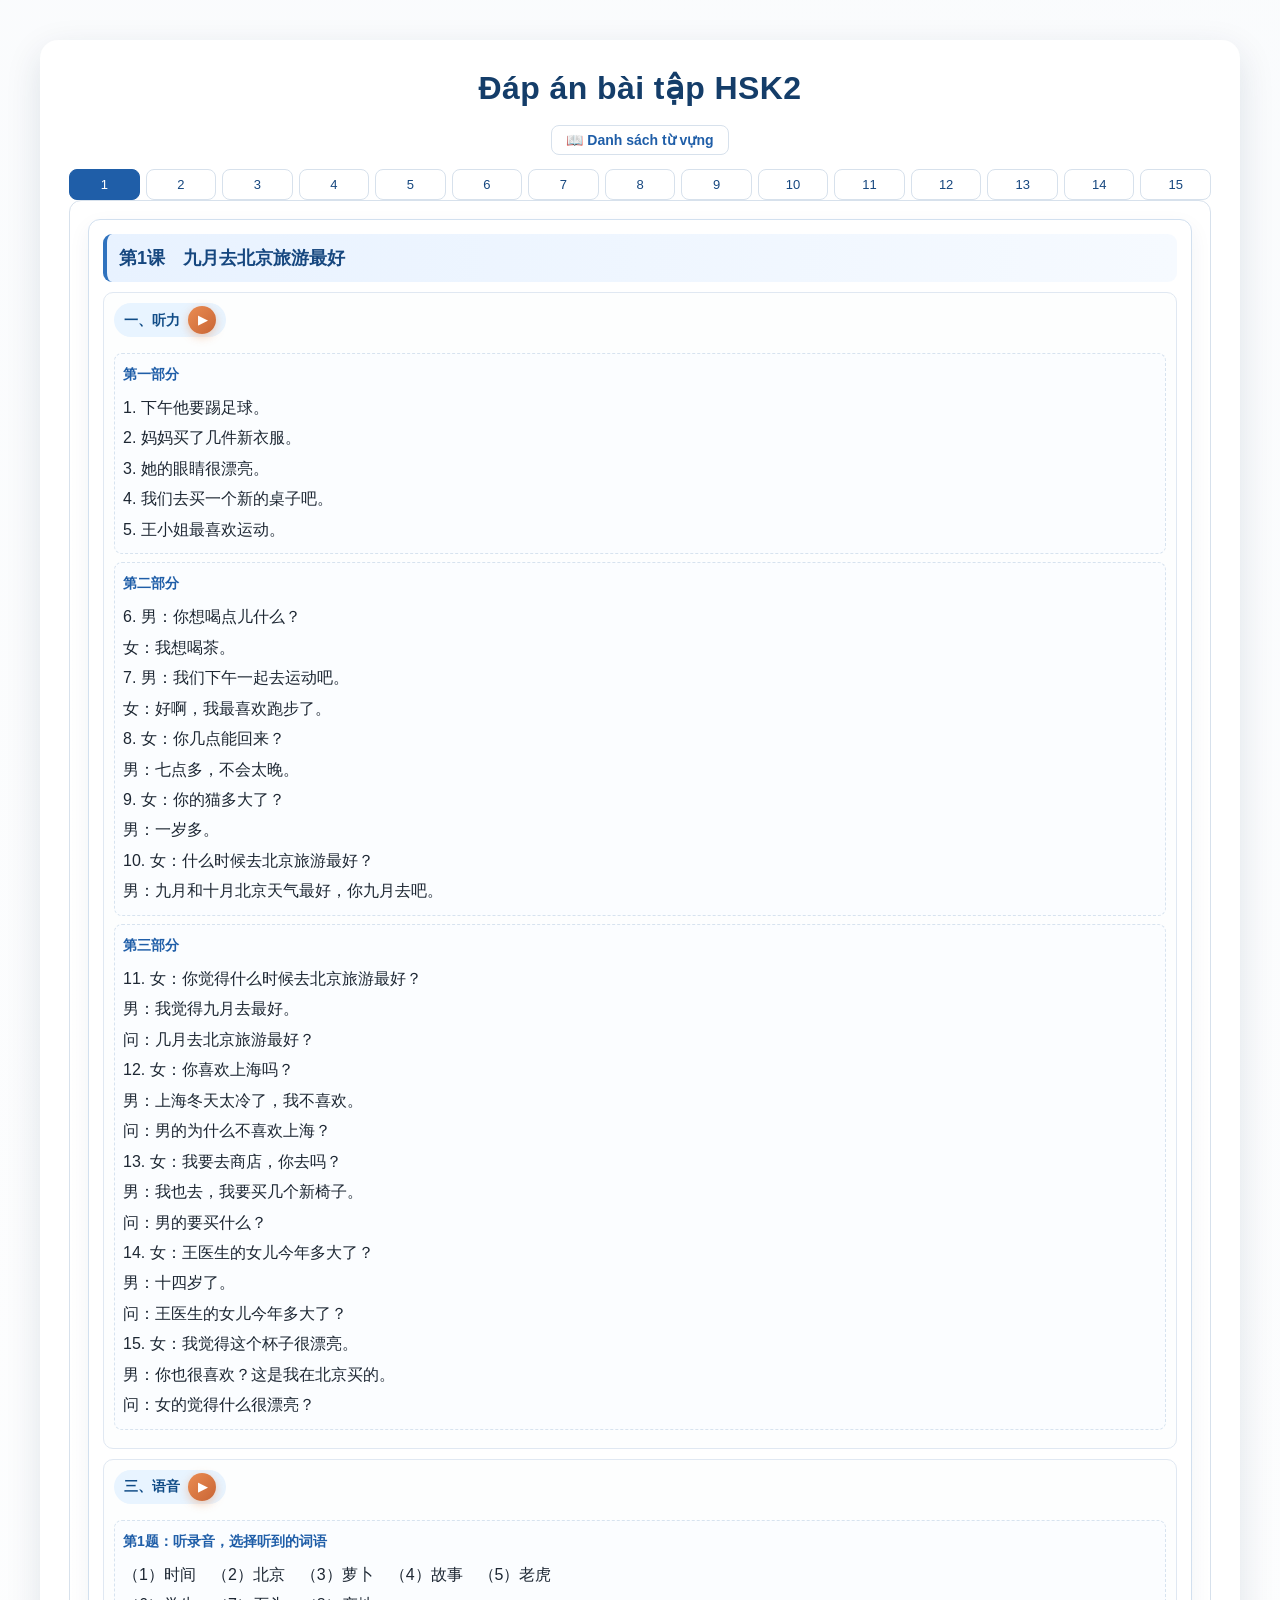
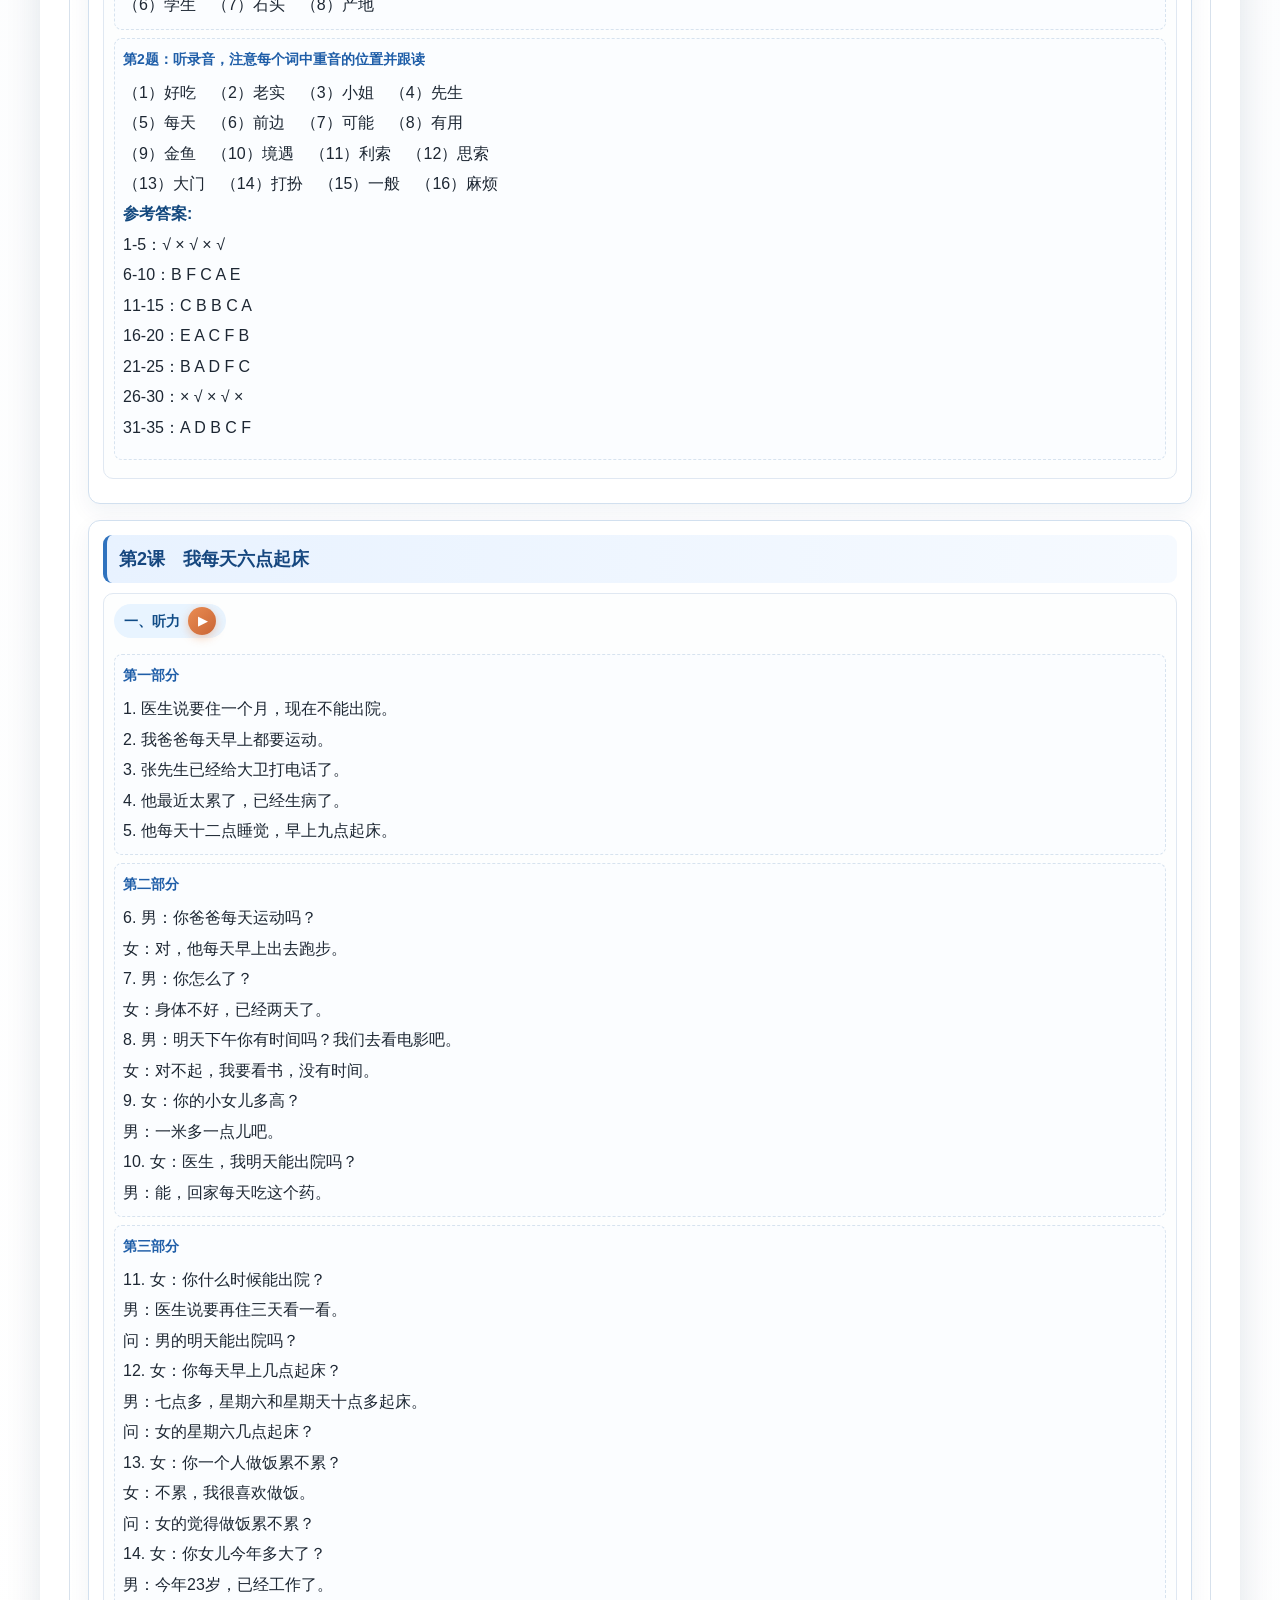
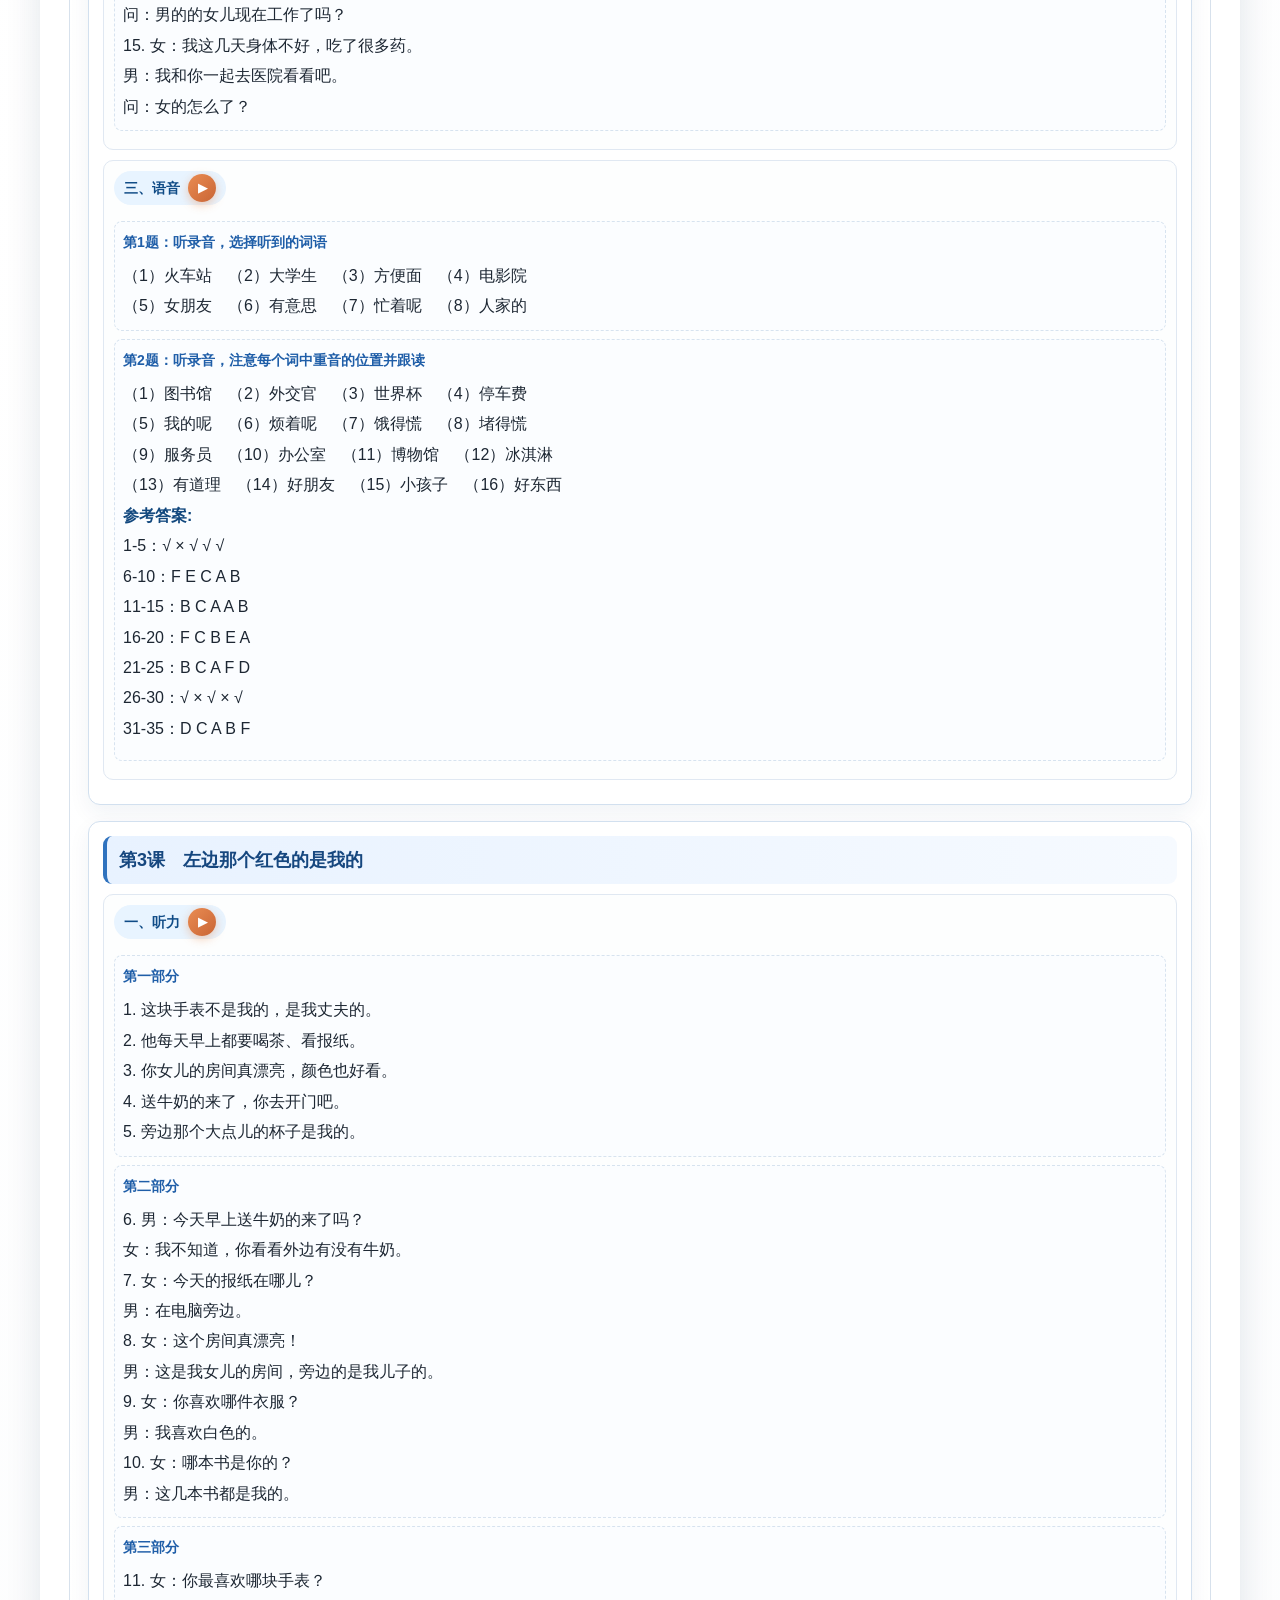
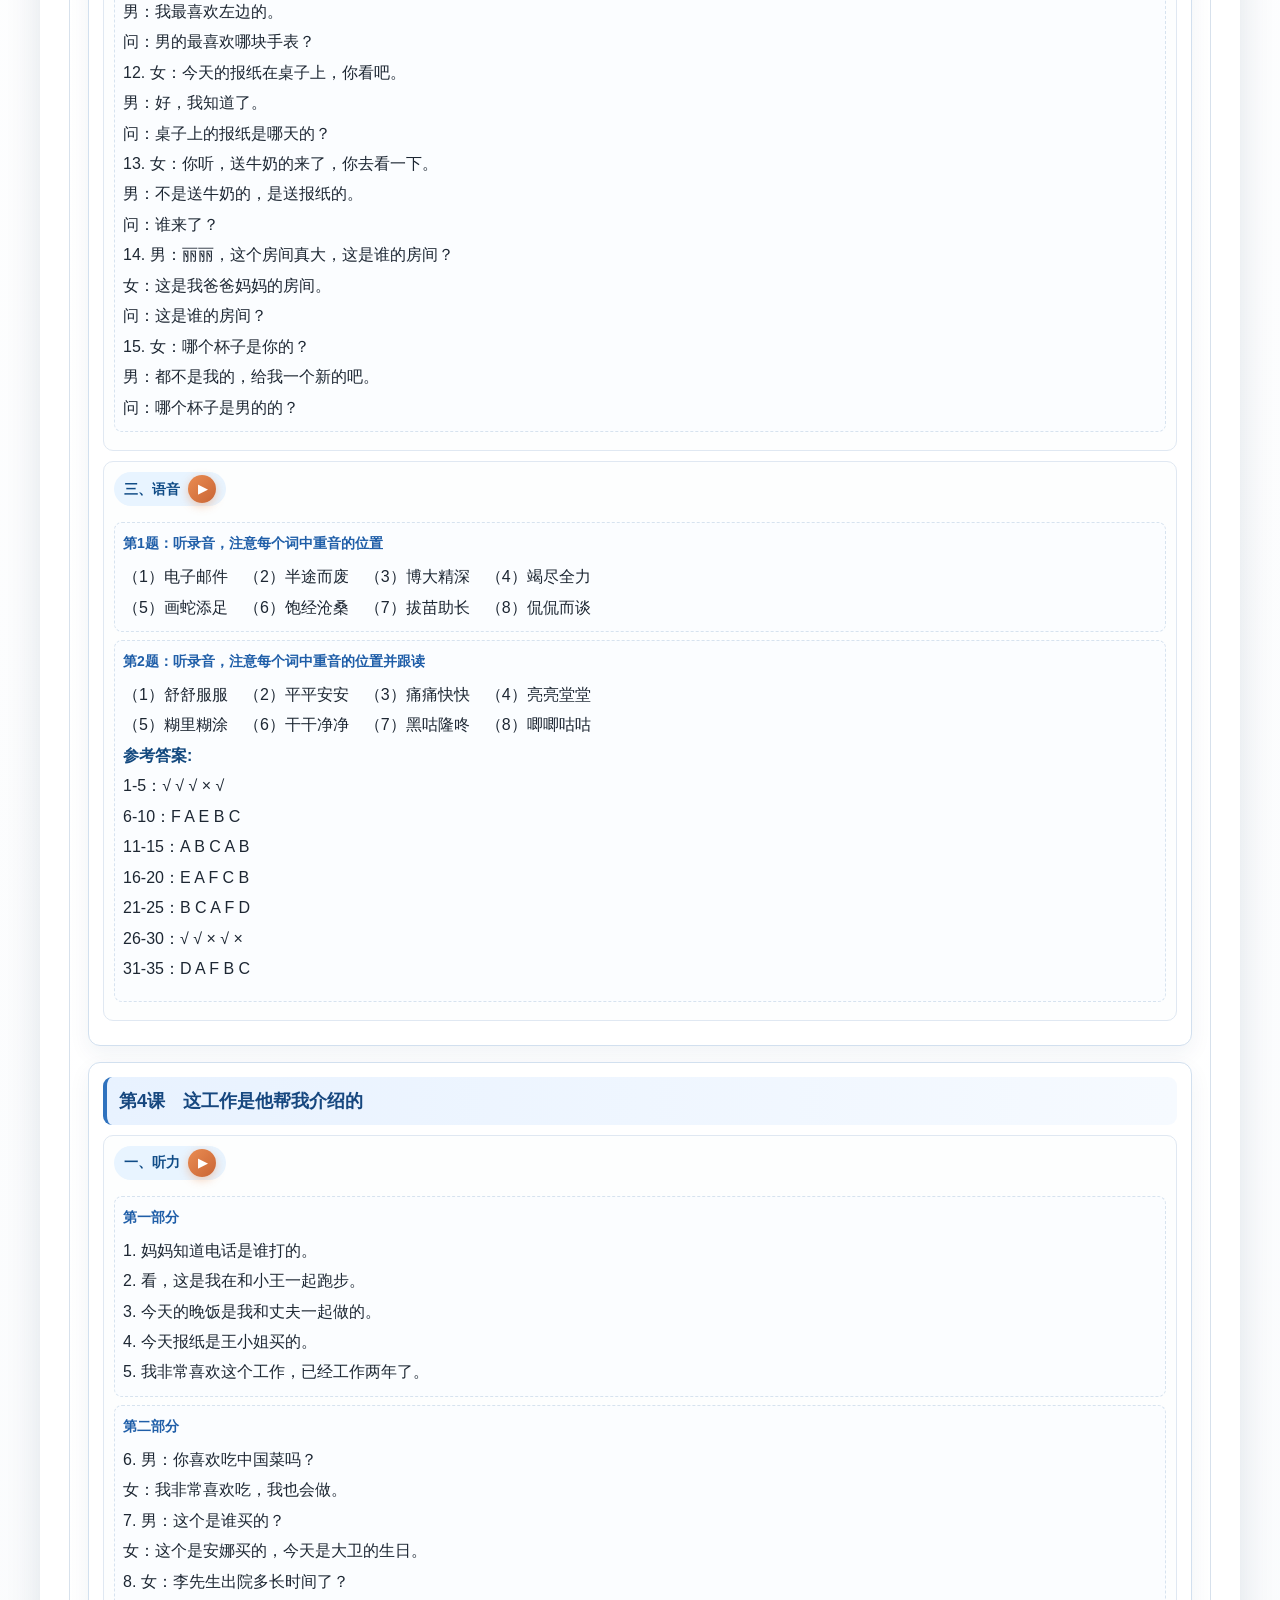
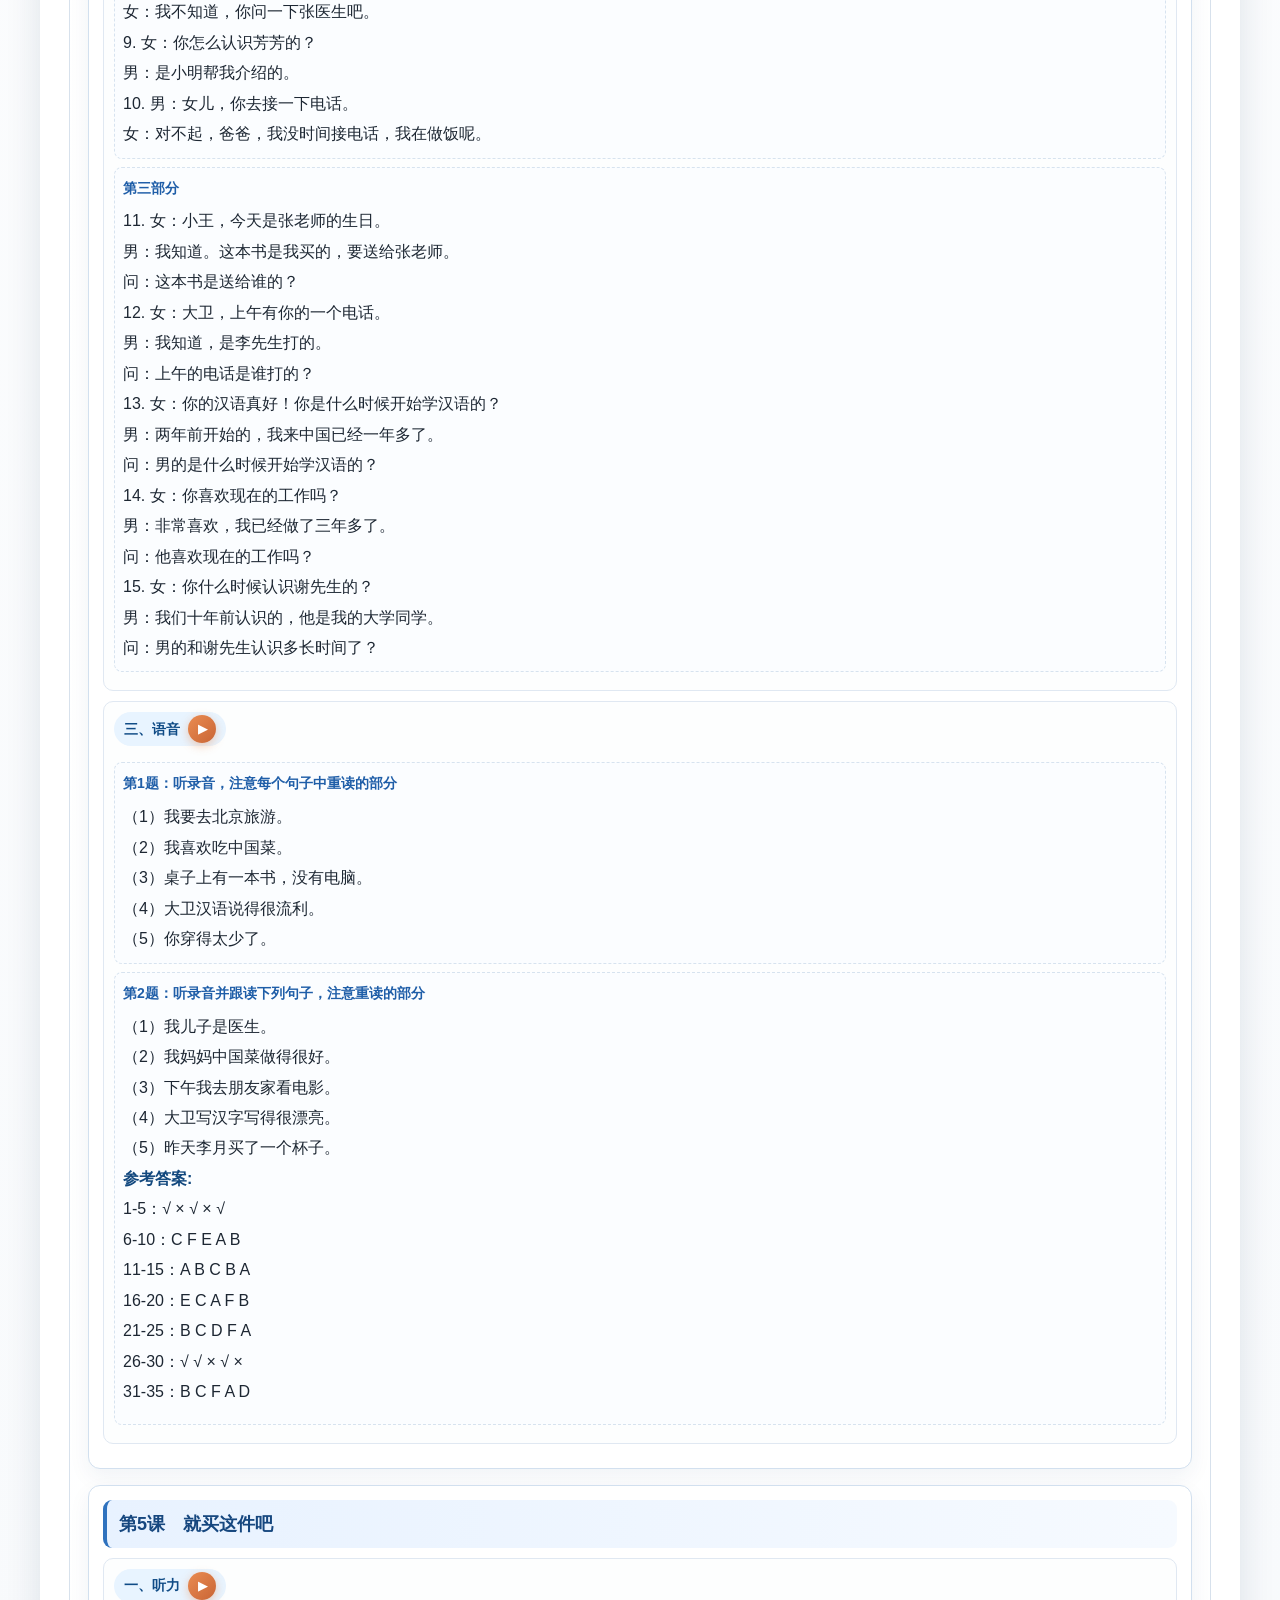
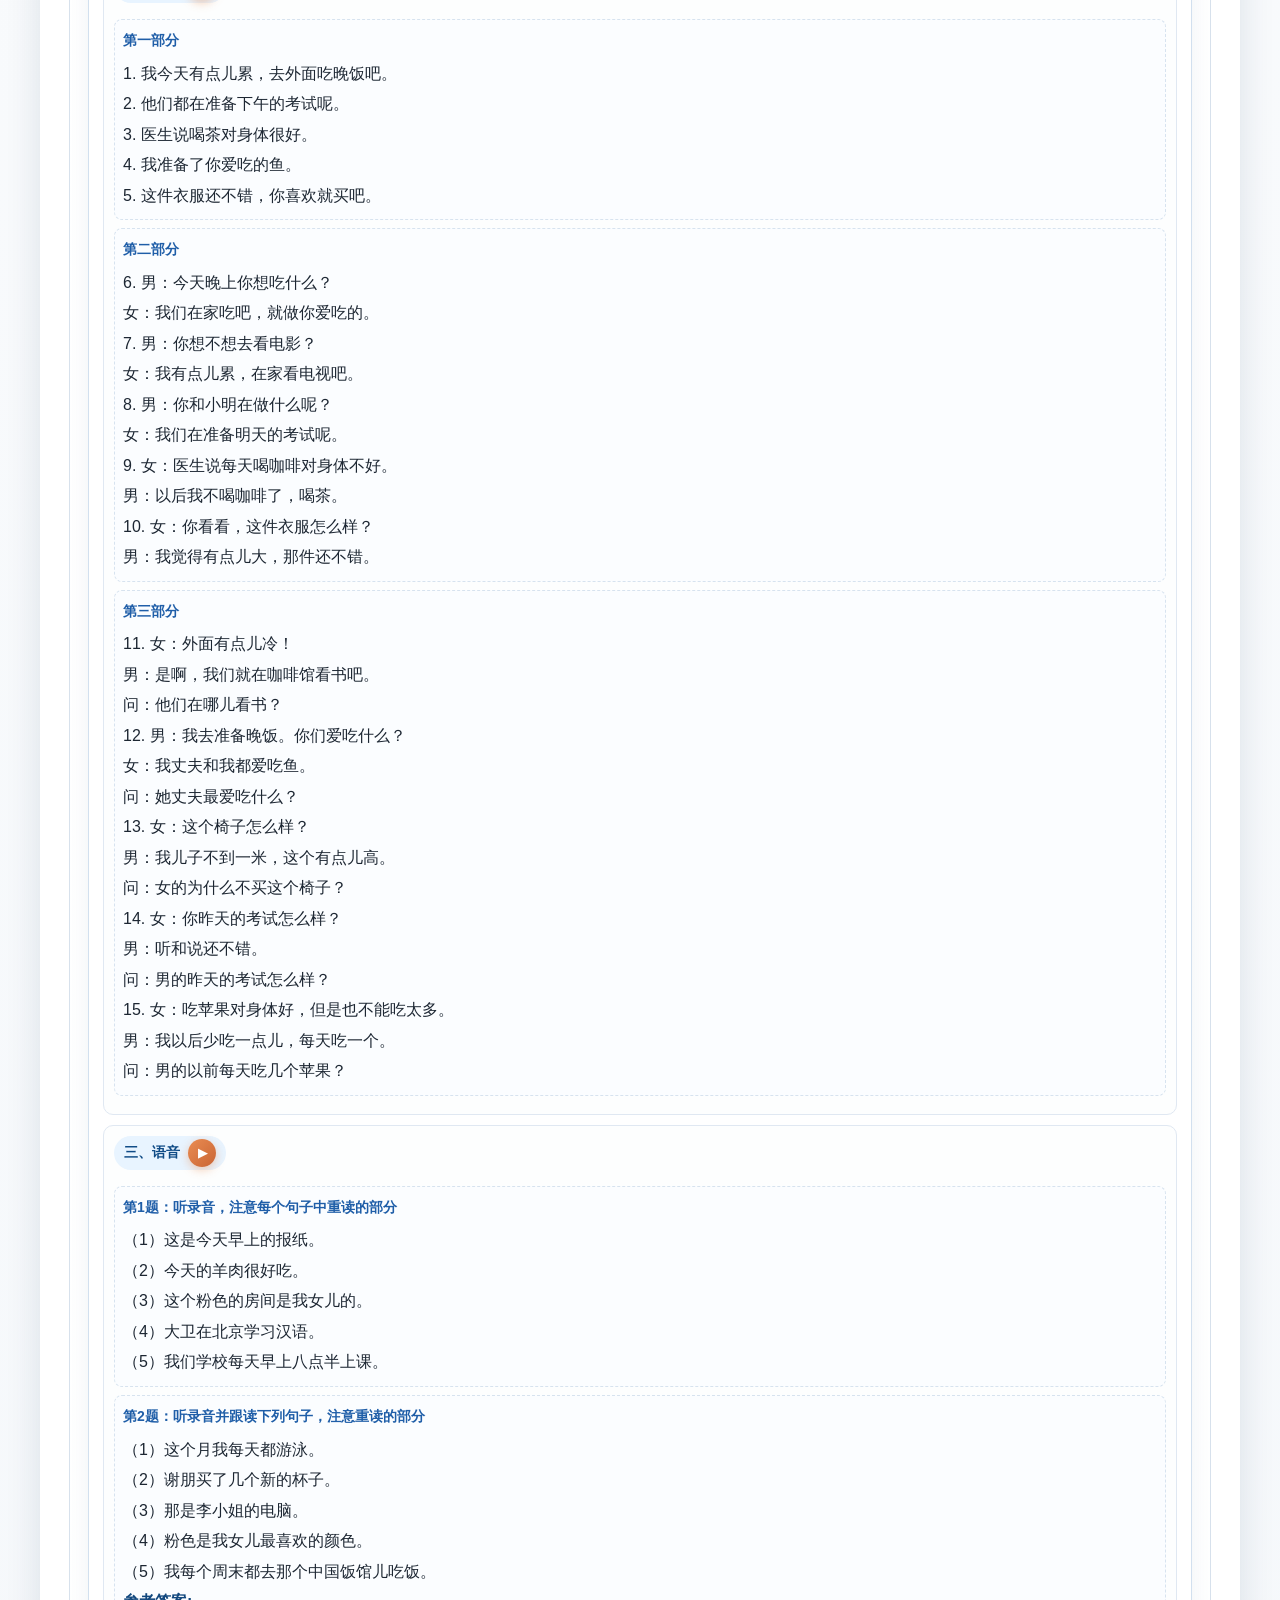
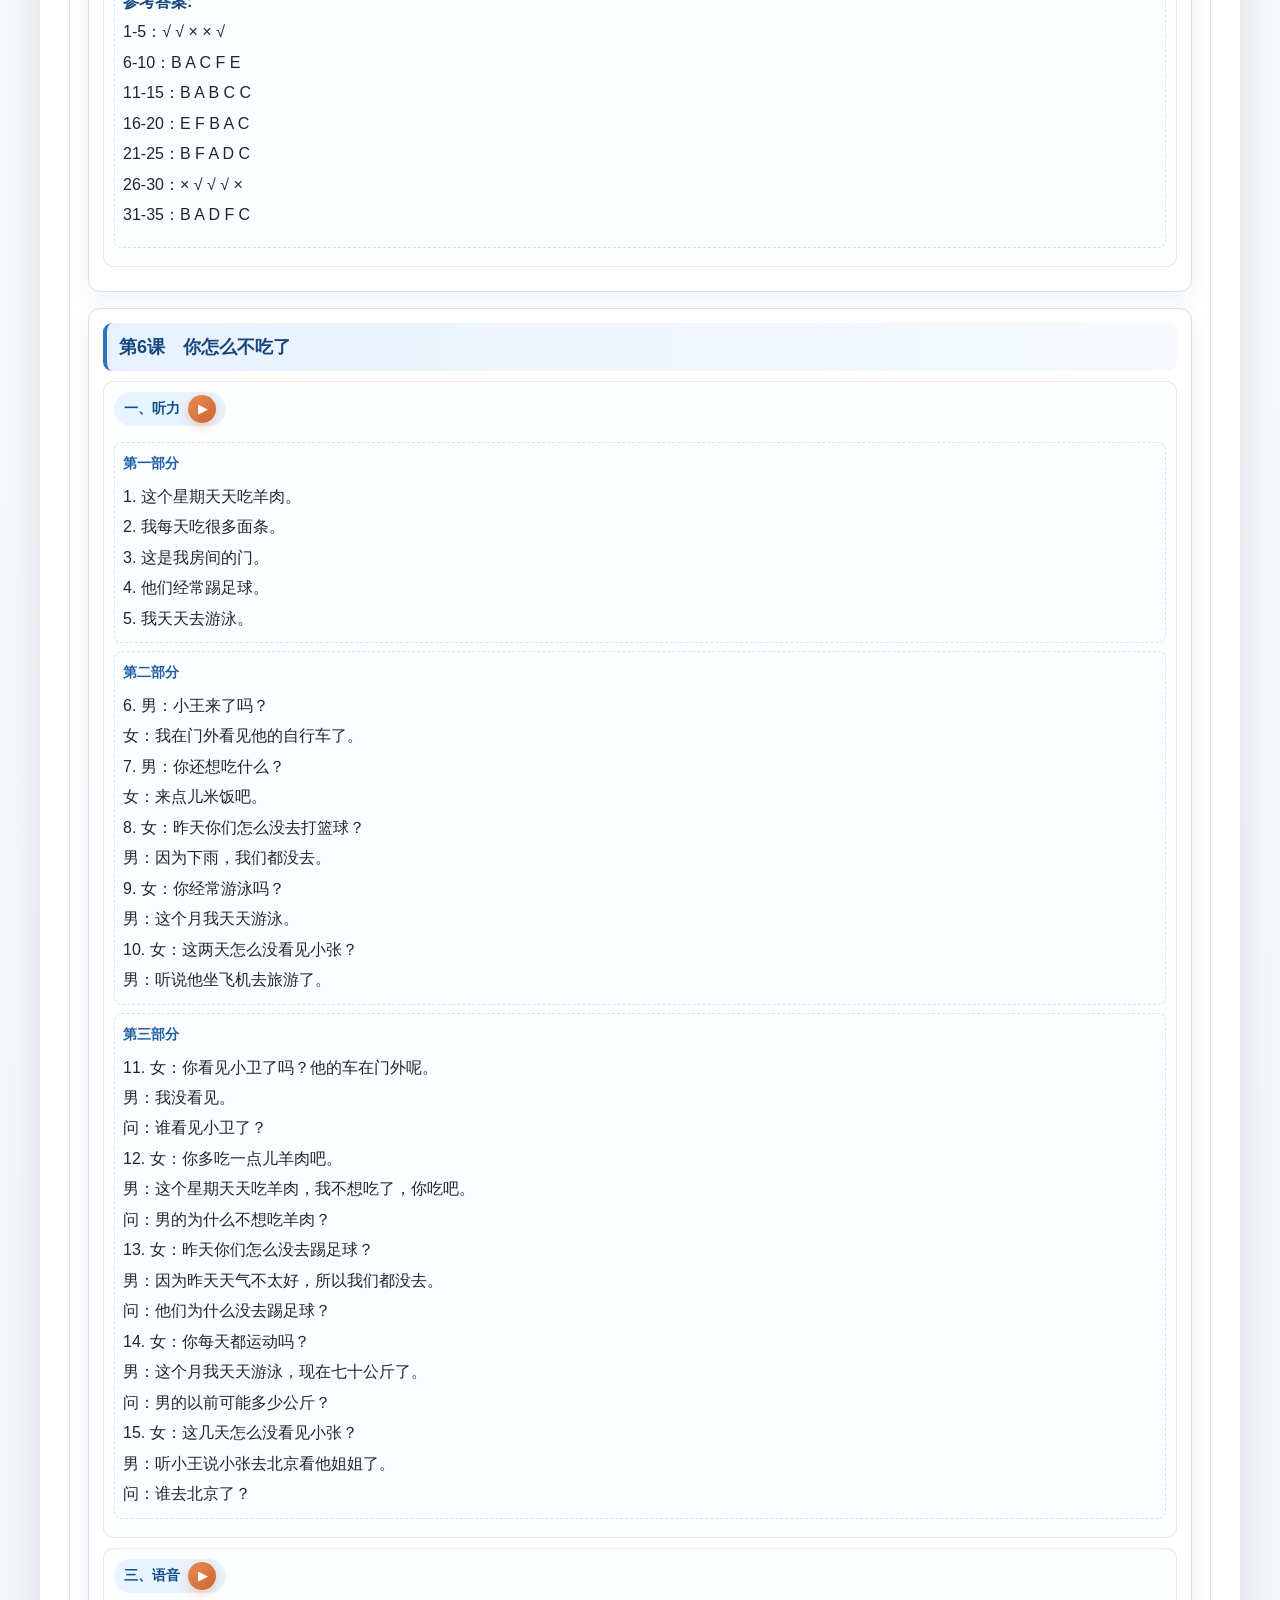
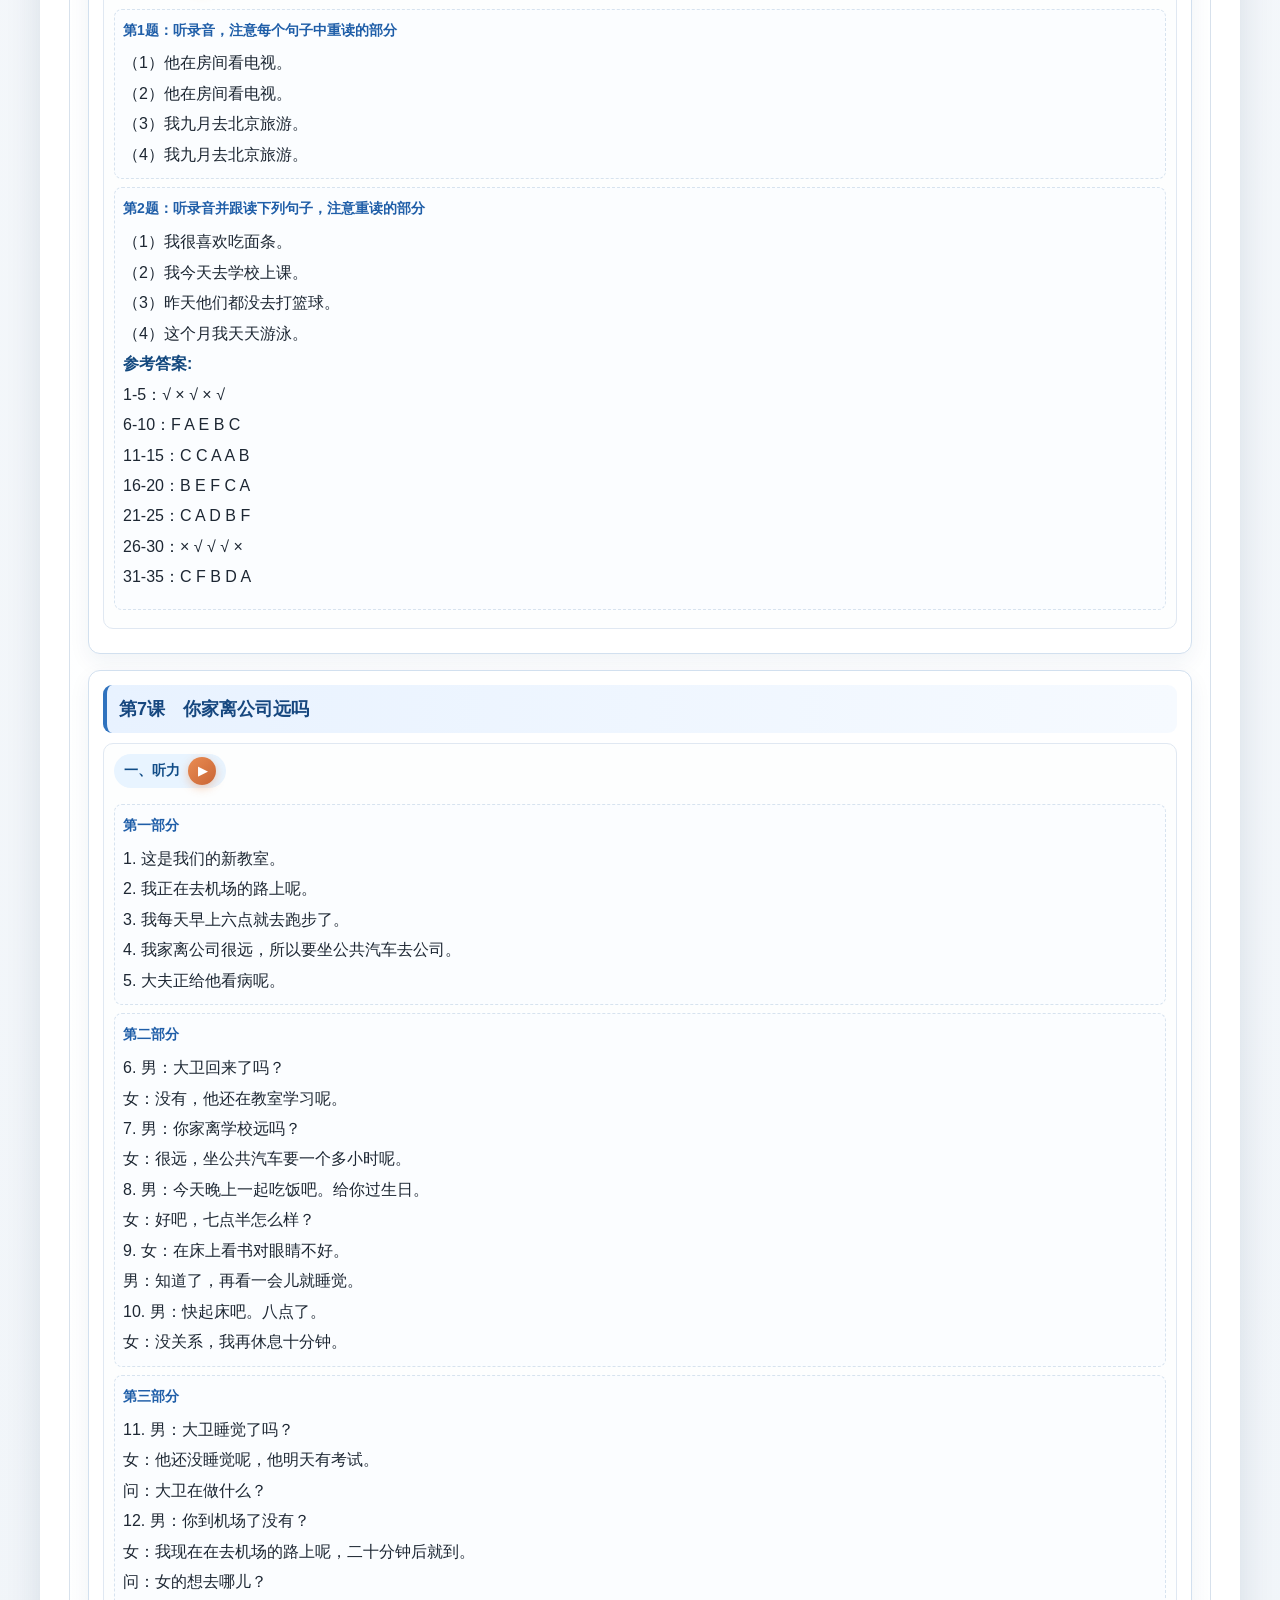
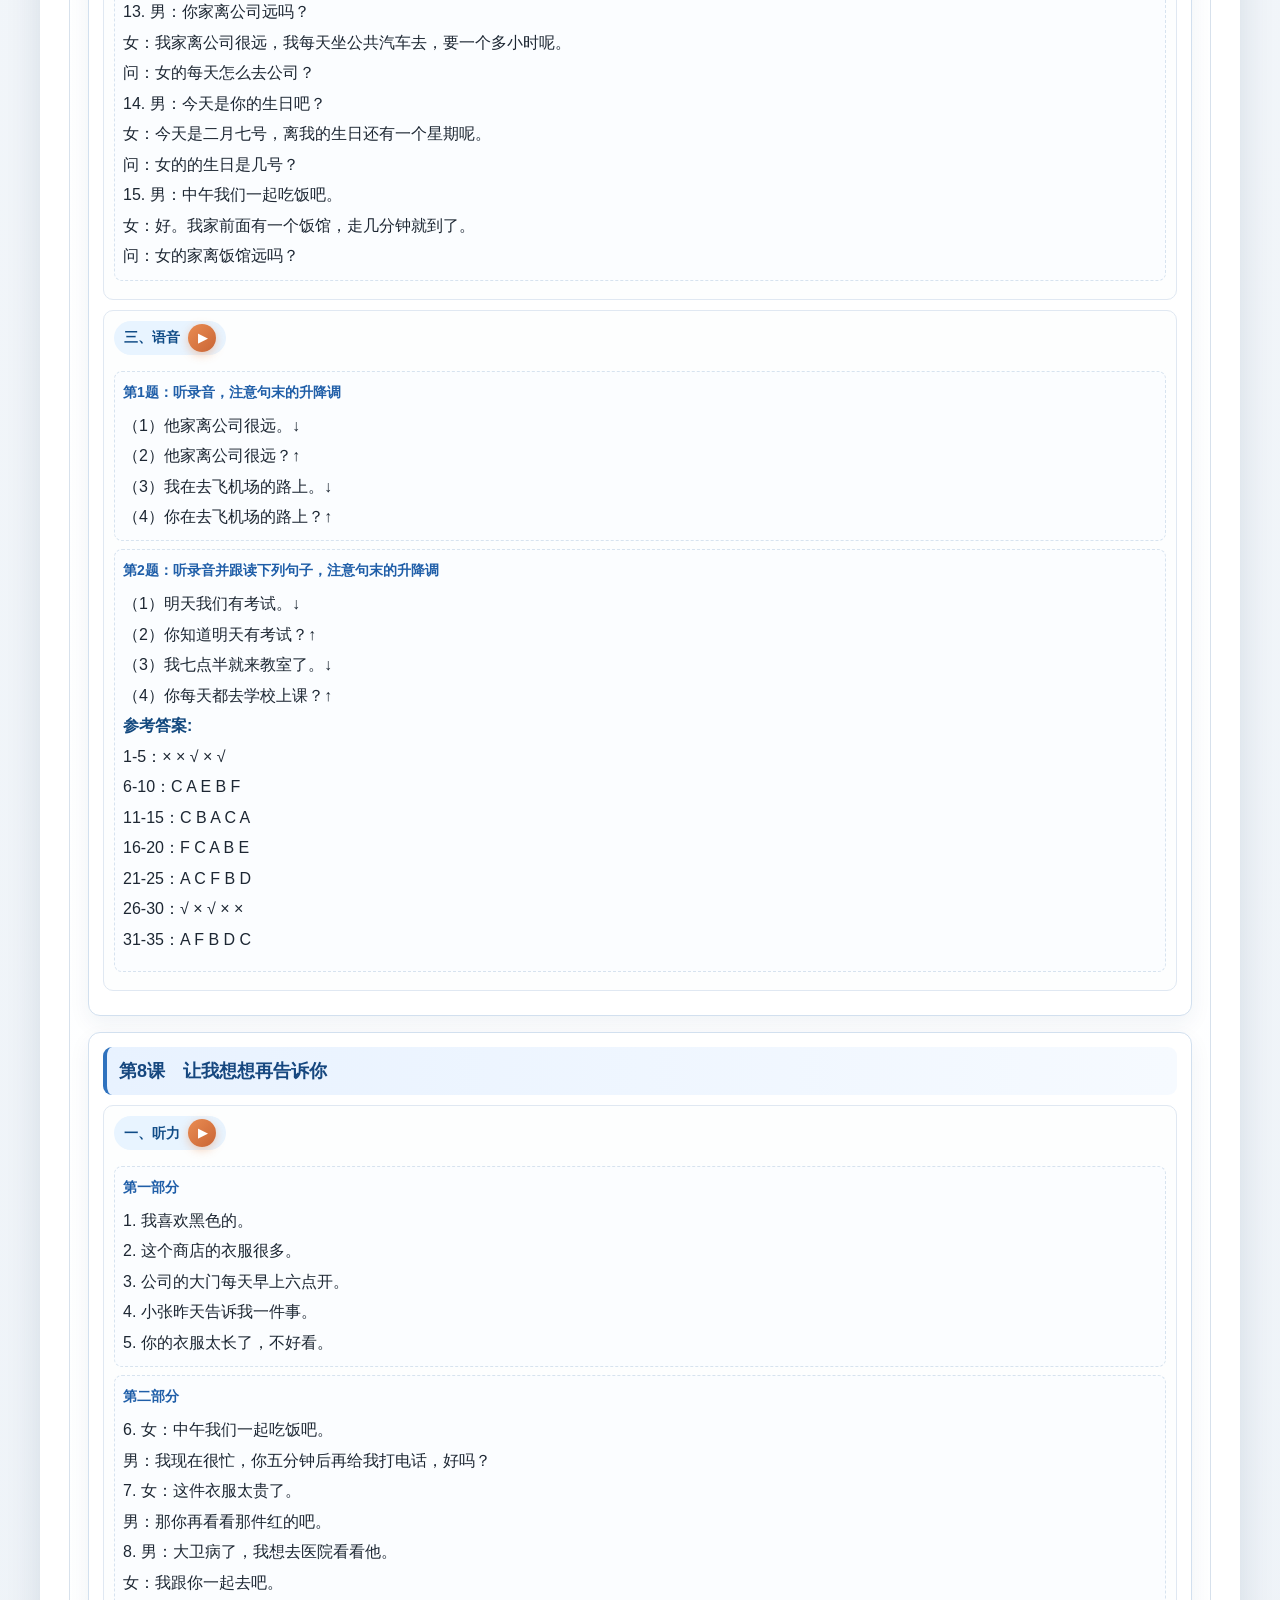
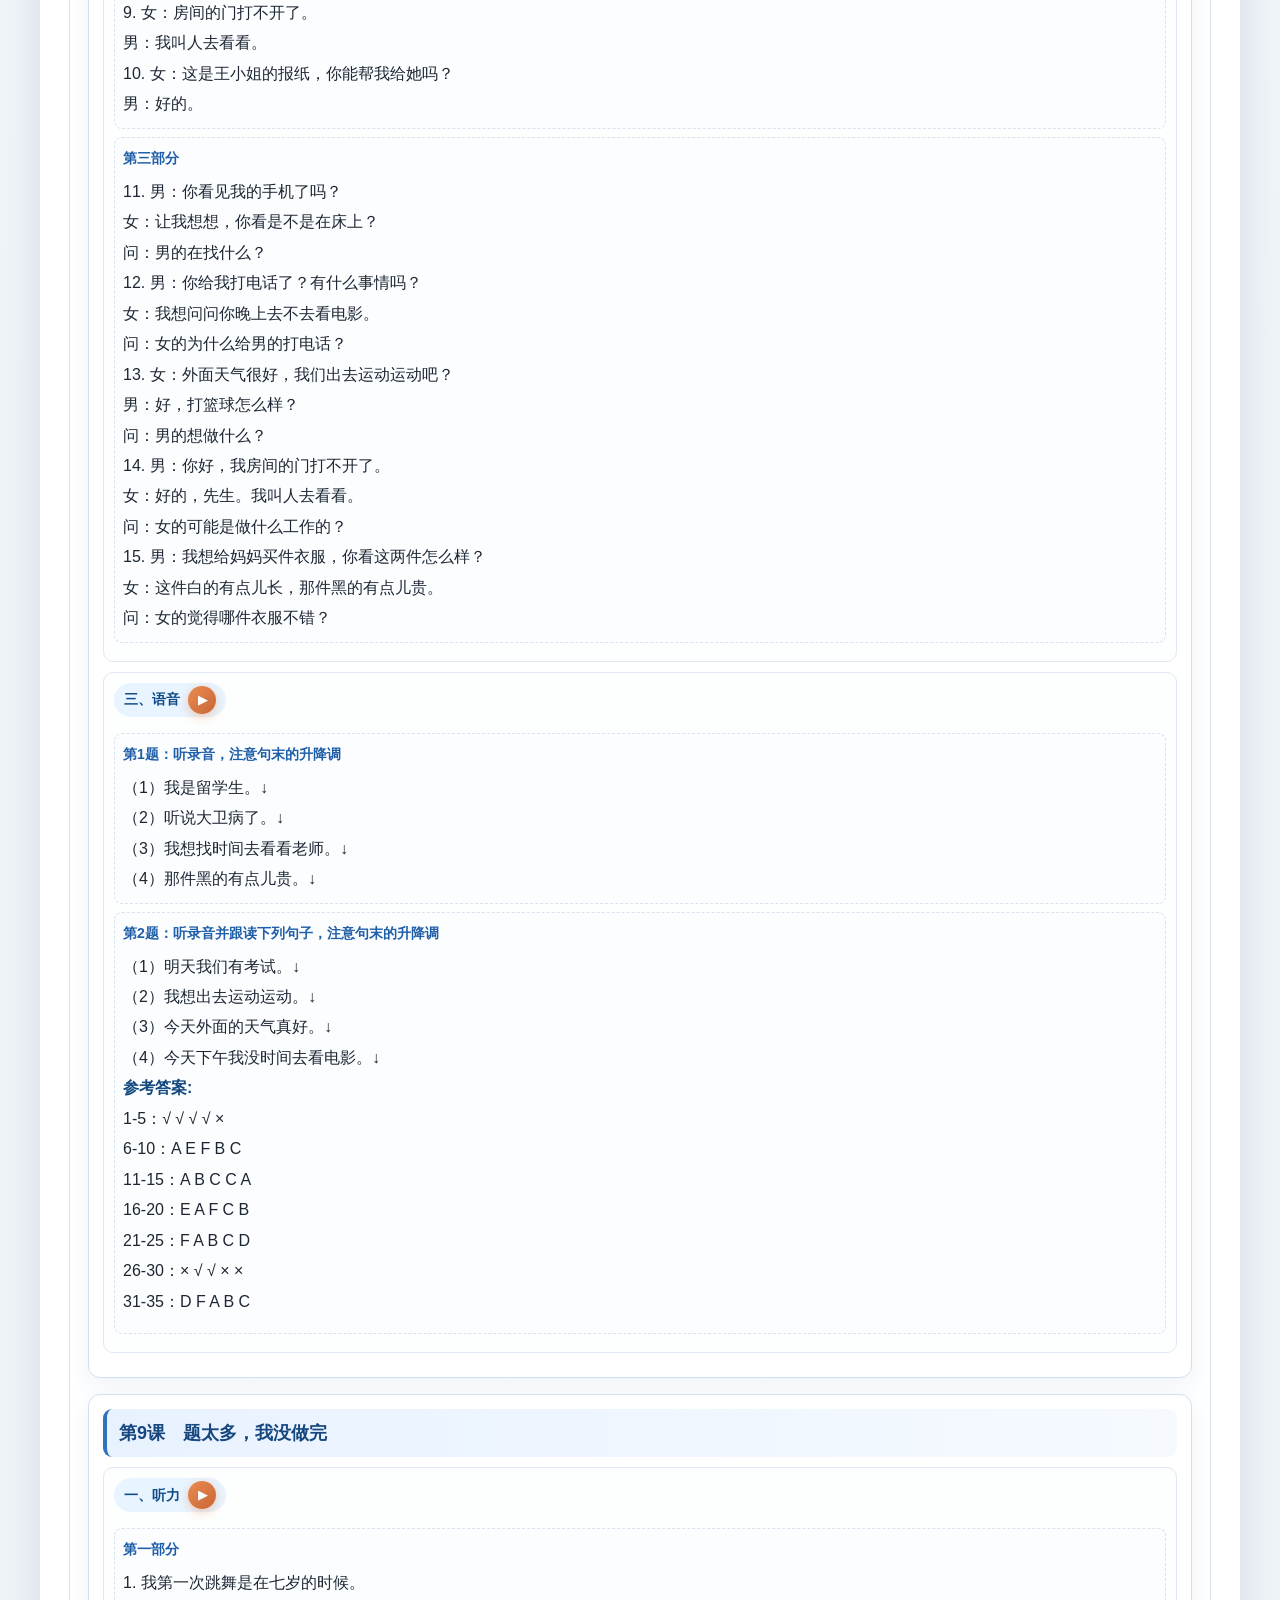
<file: answer/hsk2/index.html>
<!DOCTYPE html>
<html lang="vi">
<head>
<meta charset="UTF-8">
<meta name="viewport" content="width=device-width, initial-scale=1.0">
<title>Đáp án bài tập HSK2</title>
<link rel="stylesheet" href="style.css">
</head>
<body>
<div class="container">
    <h1>Đáp án bài tập HSK2</h1>
    <div style="text-align:center;margin-bottom:14px">
        <a href="vocab.html" style="display:inline-flex;align-items:center;gap:6px;color:var(--primary);text-decoration:none;font-size:14px;font-weight:600;padding:6px 14px;border:1px solid var(--border);border-radius:8px;background:#fff;transition:background 0.2s,border-color 0.2s" onmouseover="this.style.background='#eef5ff';this.style.borderColor='#bfd2ea'" onmouseout="this.style.background='#fff';this.style.borderColor='var(--border)'">📖 Danh sách từ vựng</a>
    </div>
    <div id="quickLessons" class="quick-lessons" aria-label="Chọn nhanh bài học"></div>
    <div class="content-wrap">
        <div id="content"></div>
    </div>
</div>

<button id="backToTop" class="floating-top" type="button" aria-label="Lên đầu trang">↑</button>

<!-- Footer audio player (sticky bottom, like reference) -->
<div id="footer-player" class="footer-player" hidden>
    <button class="fp-play" type="button" title="Phát / Tạm dừng">▶</button>
    <div class="fp-thumb">
        <span class="fp-num">1</span>
    </div>
    <div class="fp-body">
        <div class="fp-meta">
            <span class="fp-track">Bài 1</span>
            <div class="fp-times">
                <span class="fp-time">0:00</span>
                <span class="fp-sep"> / </span>
                <span class="fp-duration">—:——</span>
            </div>
        </div>
        <div class="fp-bar-wrap">
            <div class="fp-bar-bg"></div>
            <div class="fp-bar-fill"></div>
            <input class="fp-seek" type="range" min="0" max="100" step="0.1" value="0">
        </div>
    </div>
    <button class="fp-close" type="button" title="Đóng">✕</button>
</div>

<script src="script.js"></script>
</body>
</html>
</file>
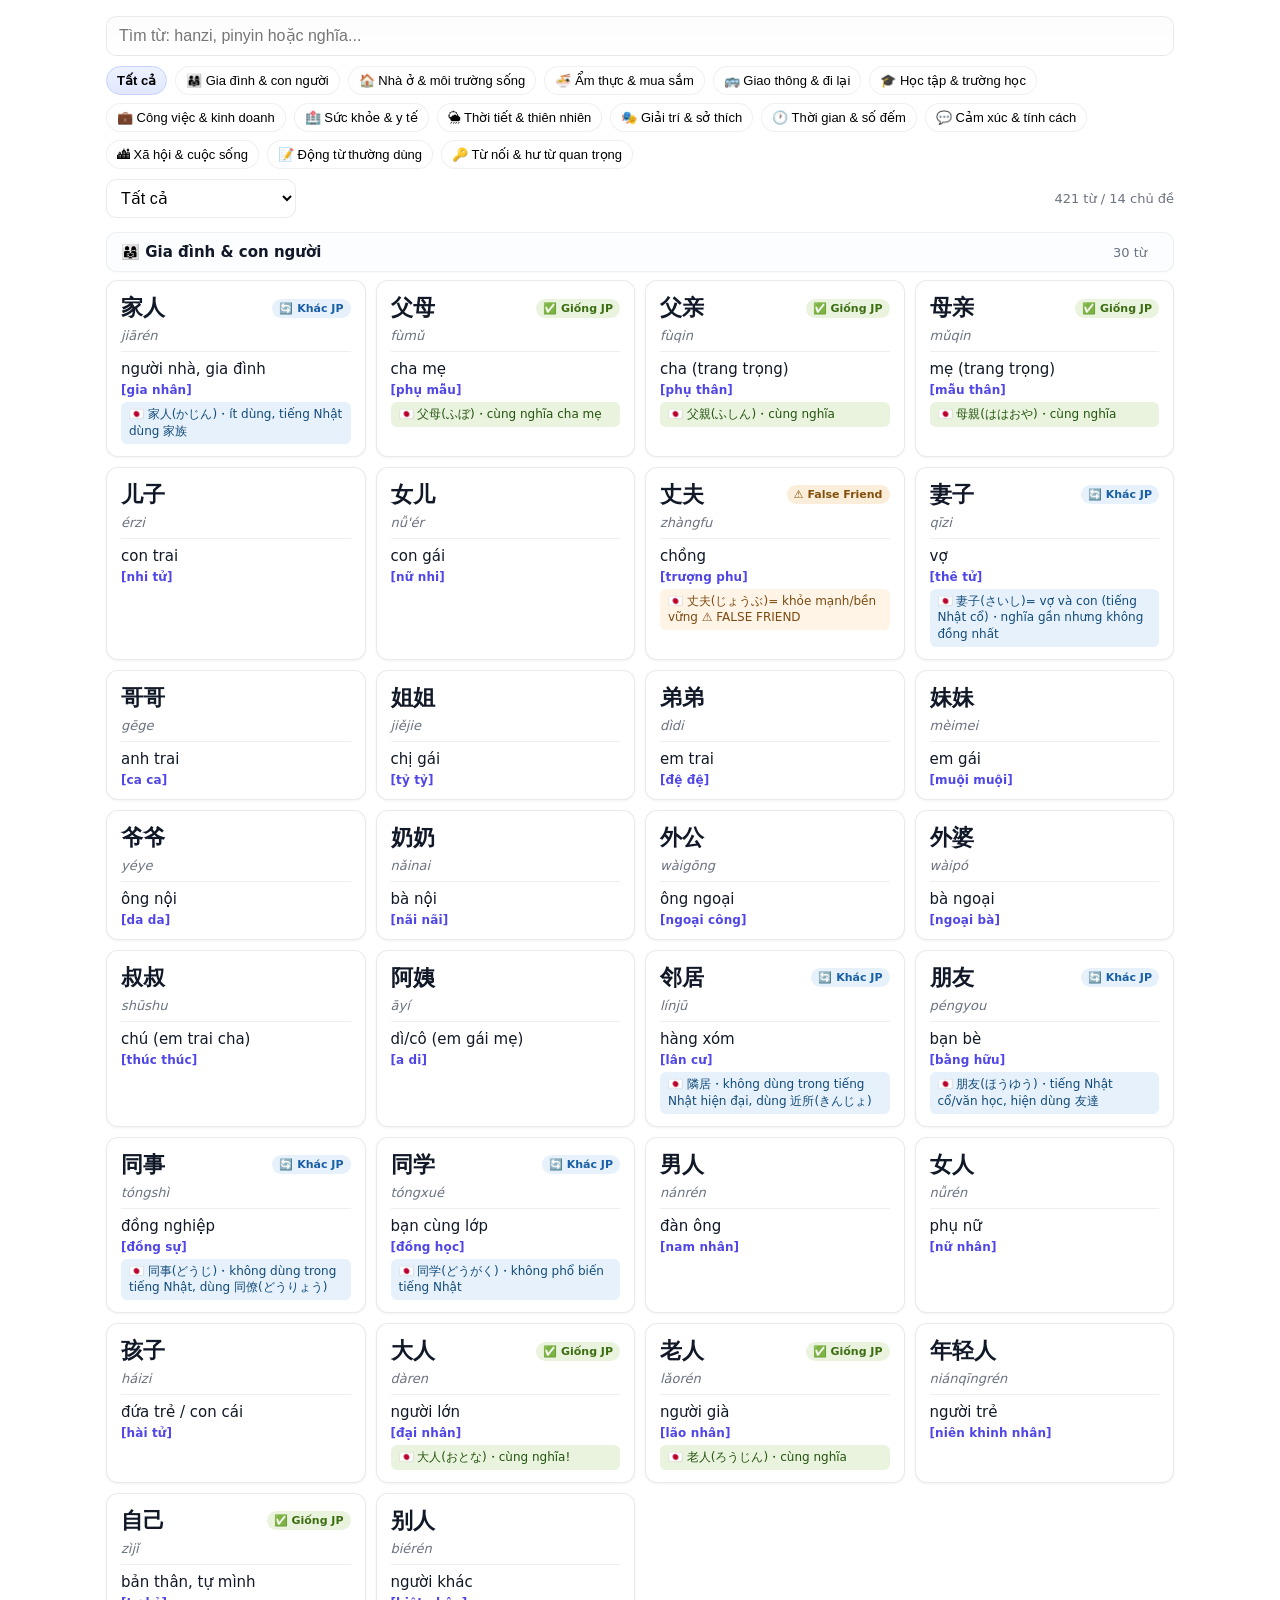
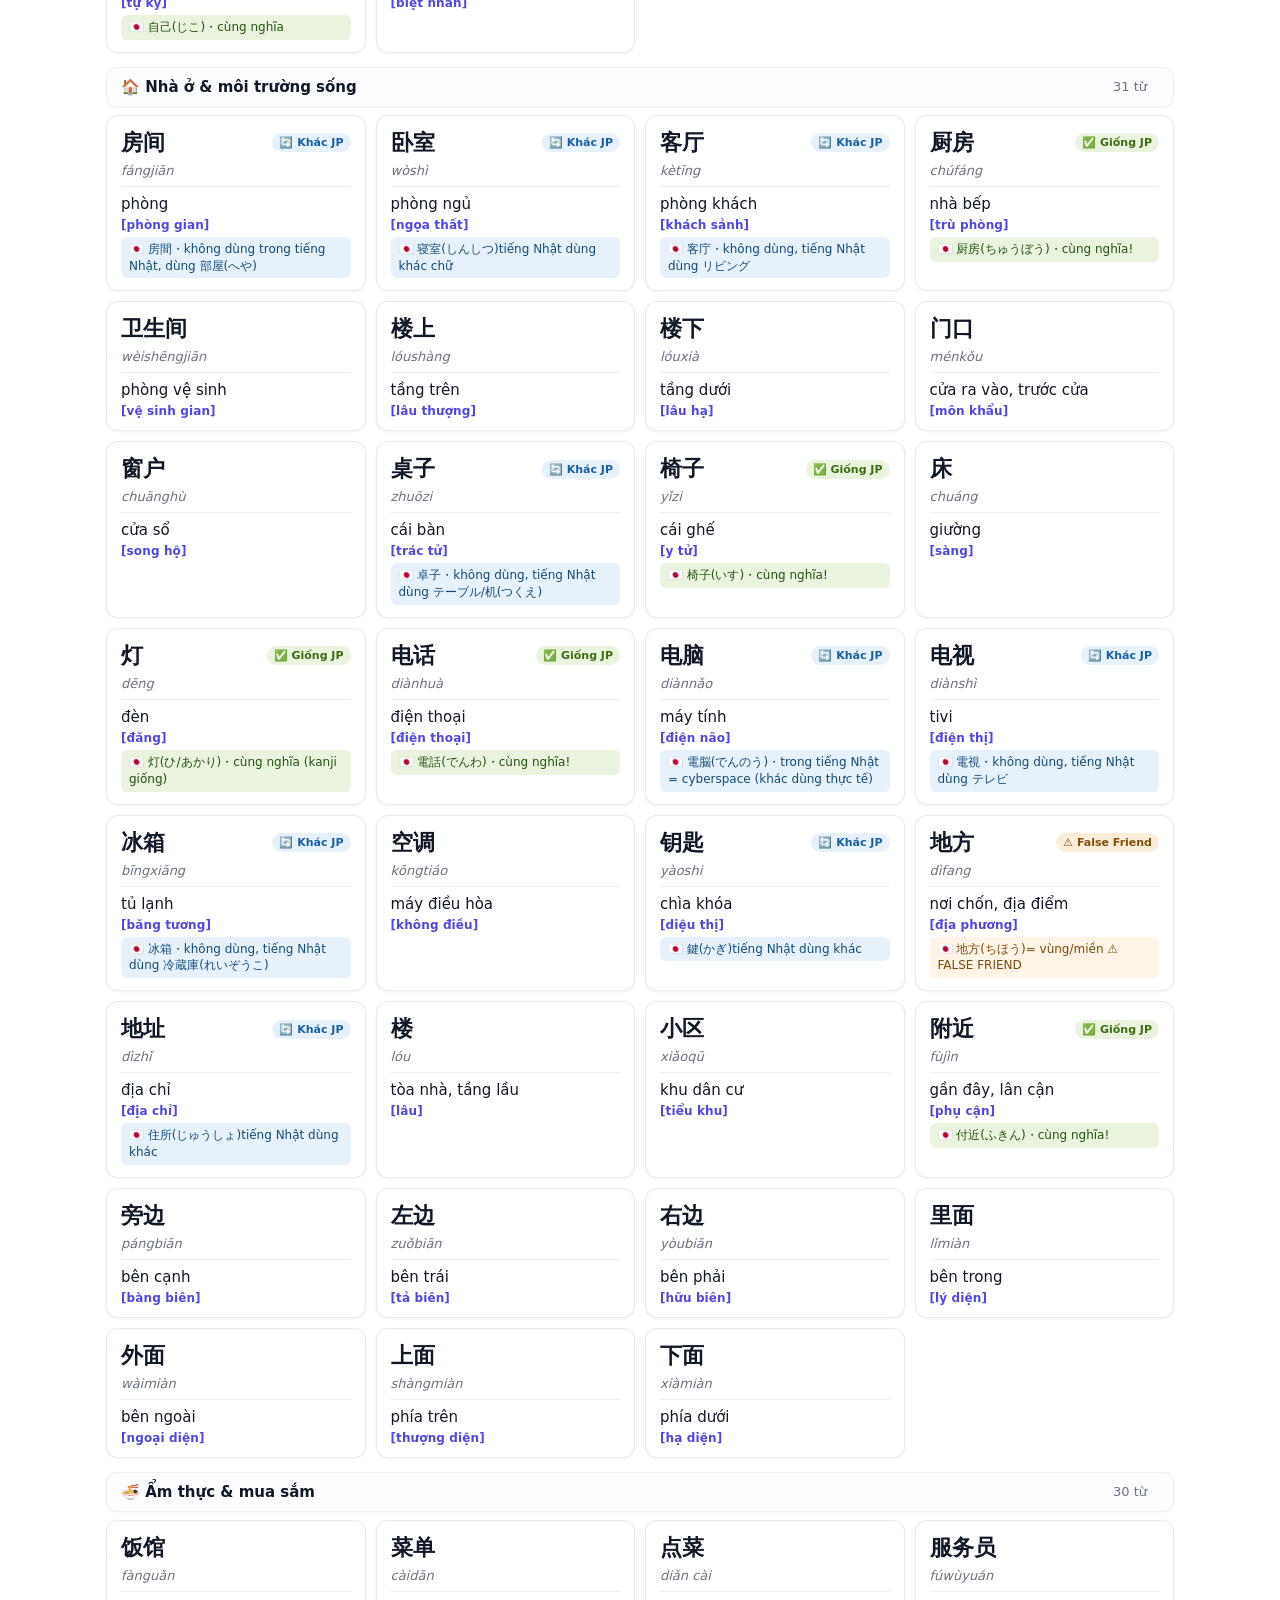
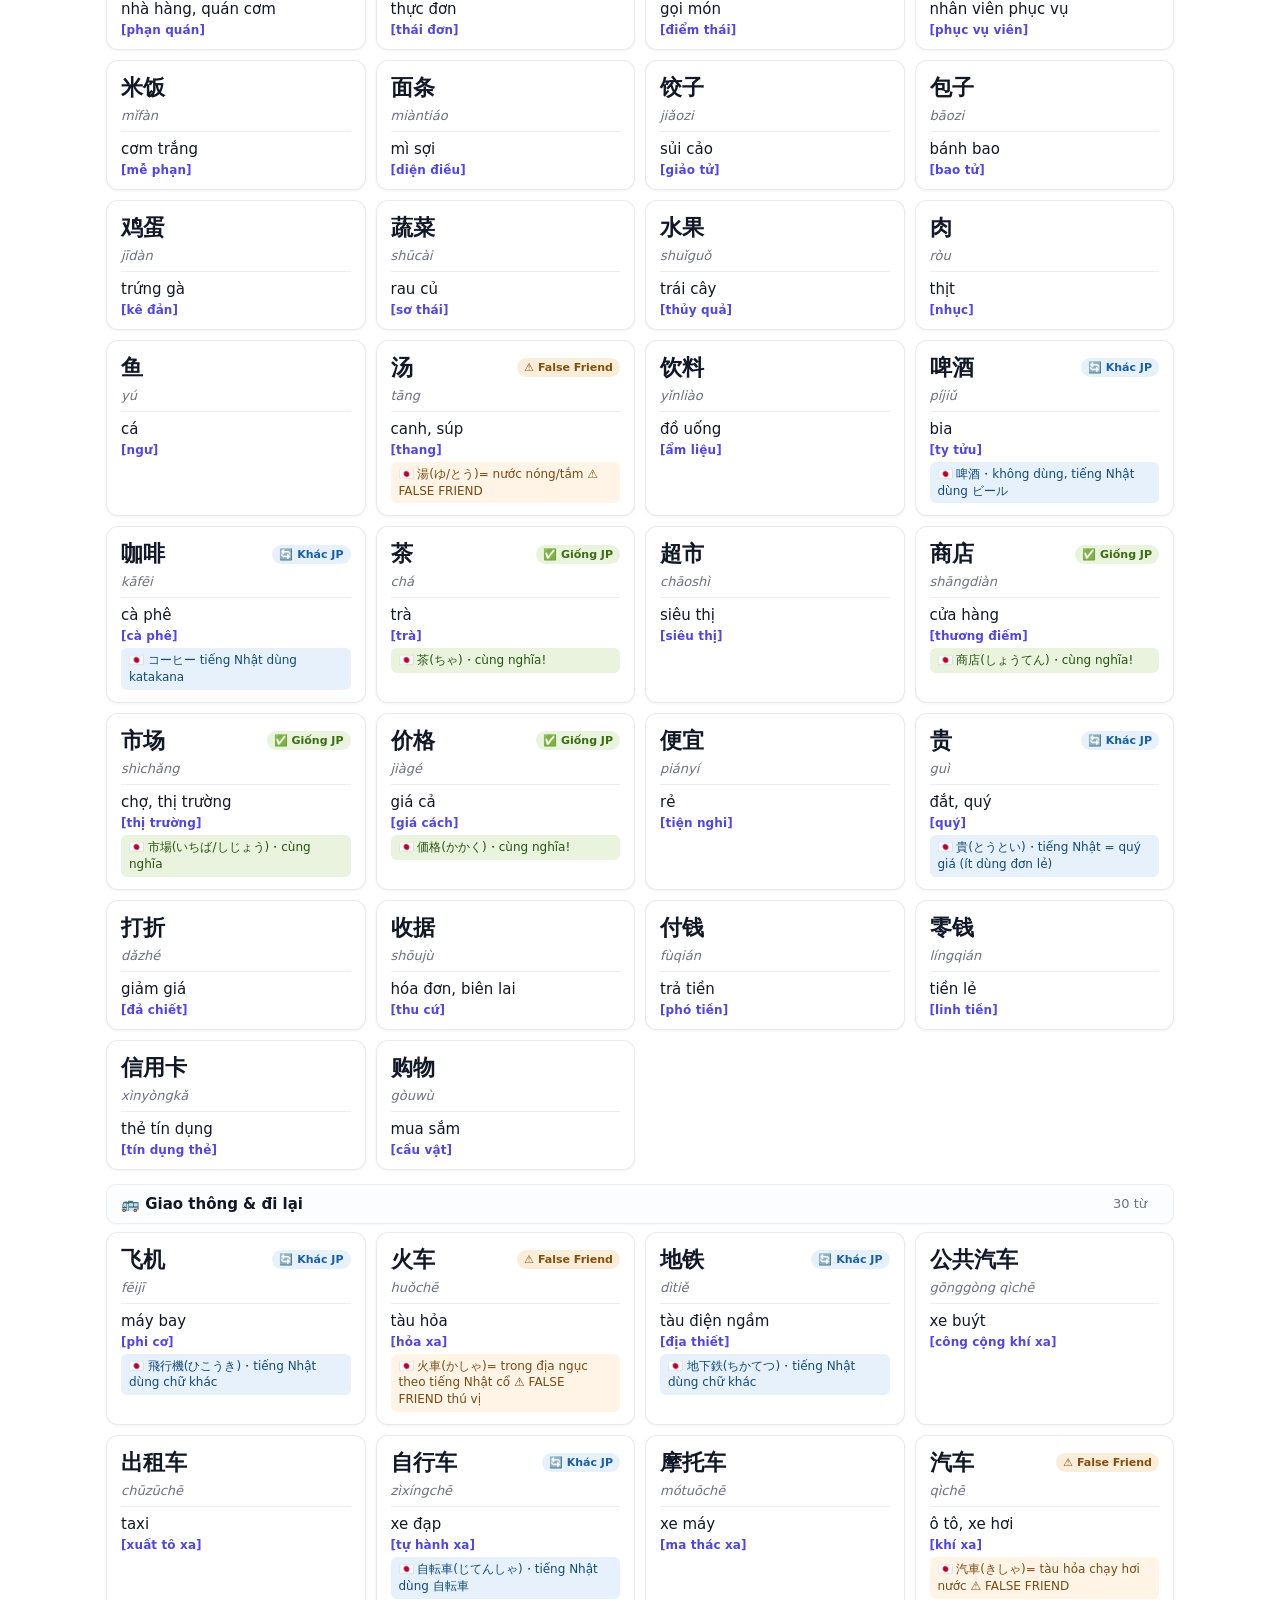
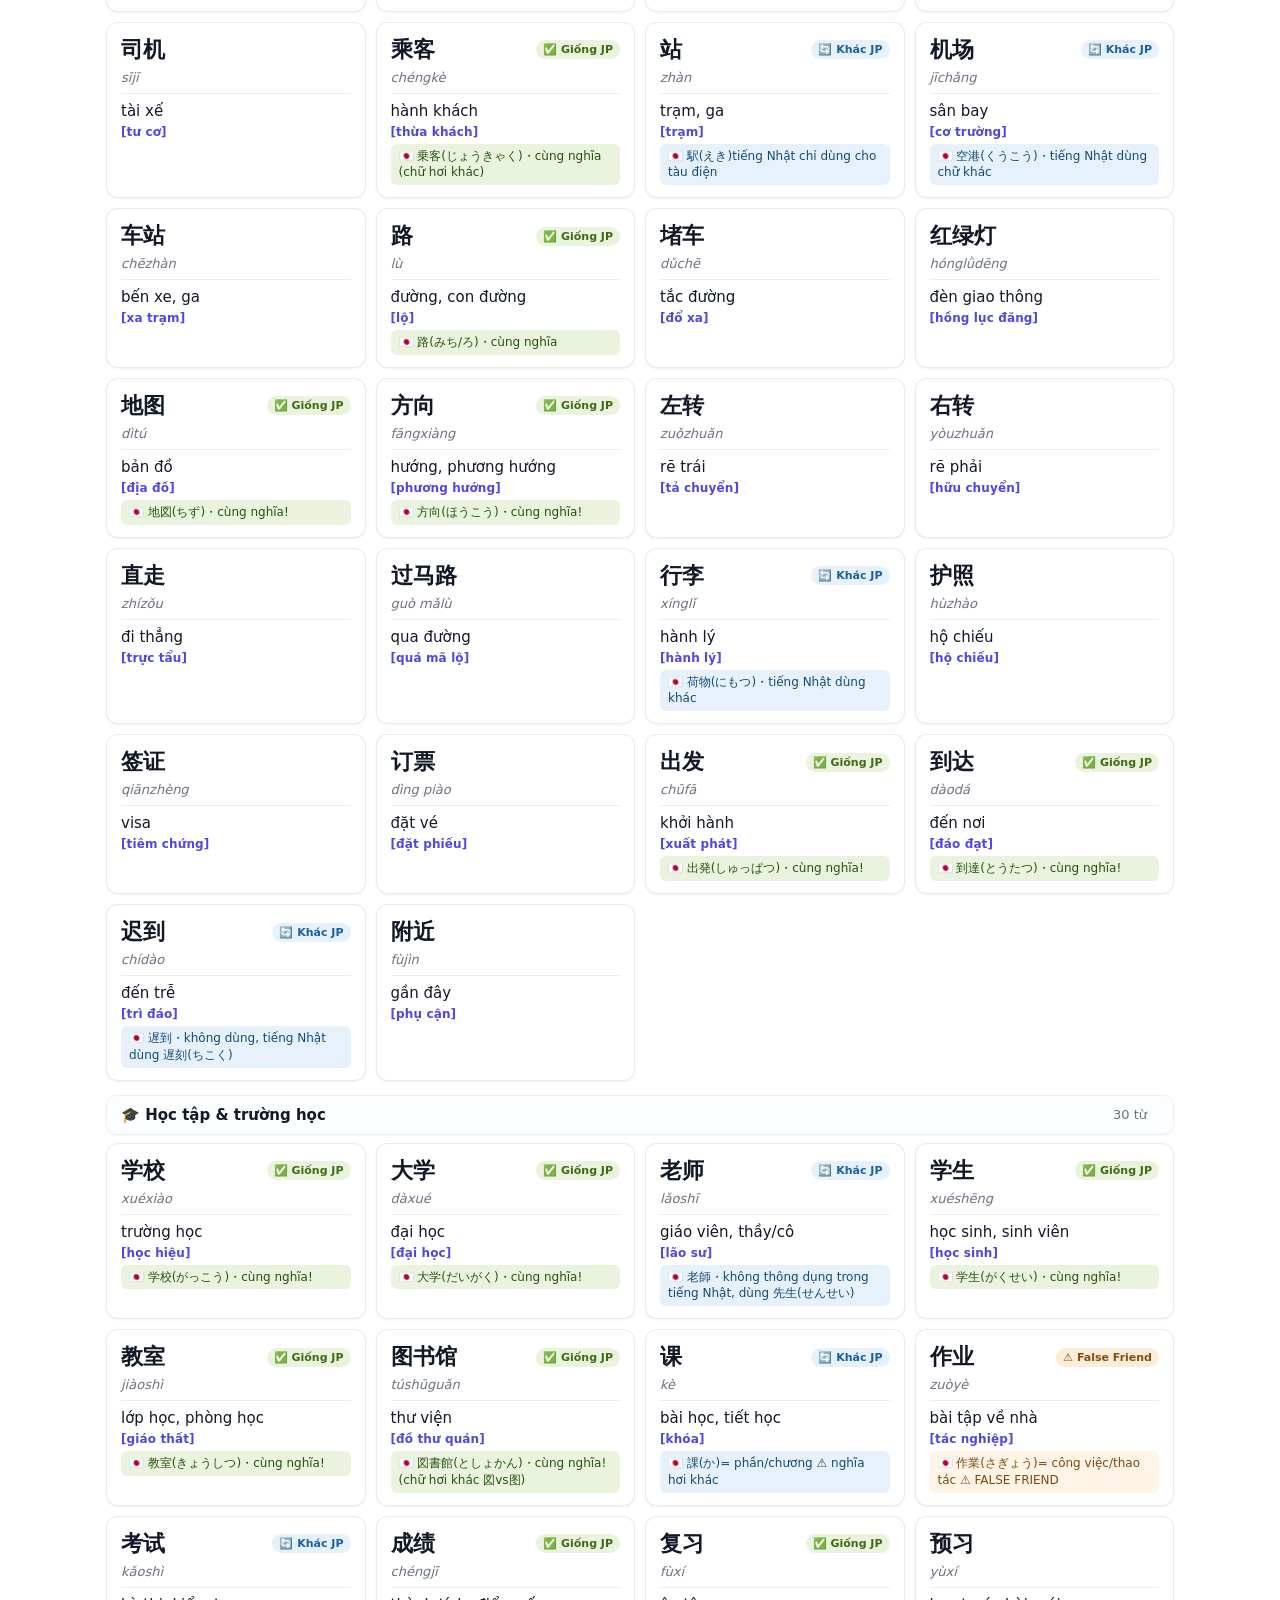
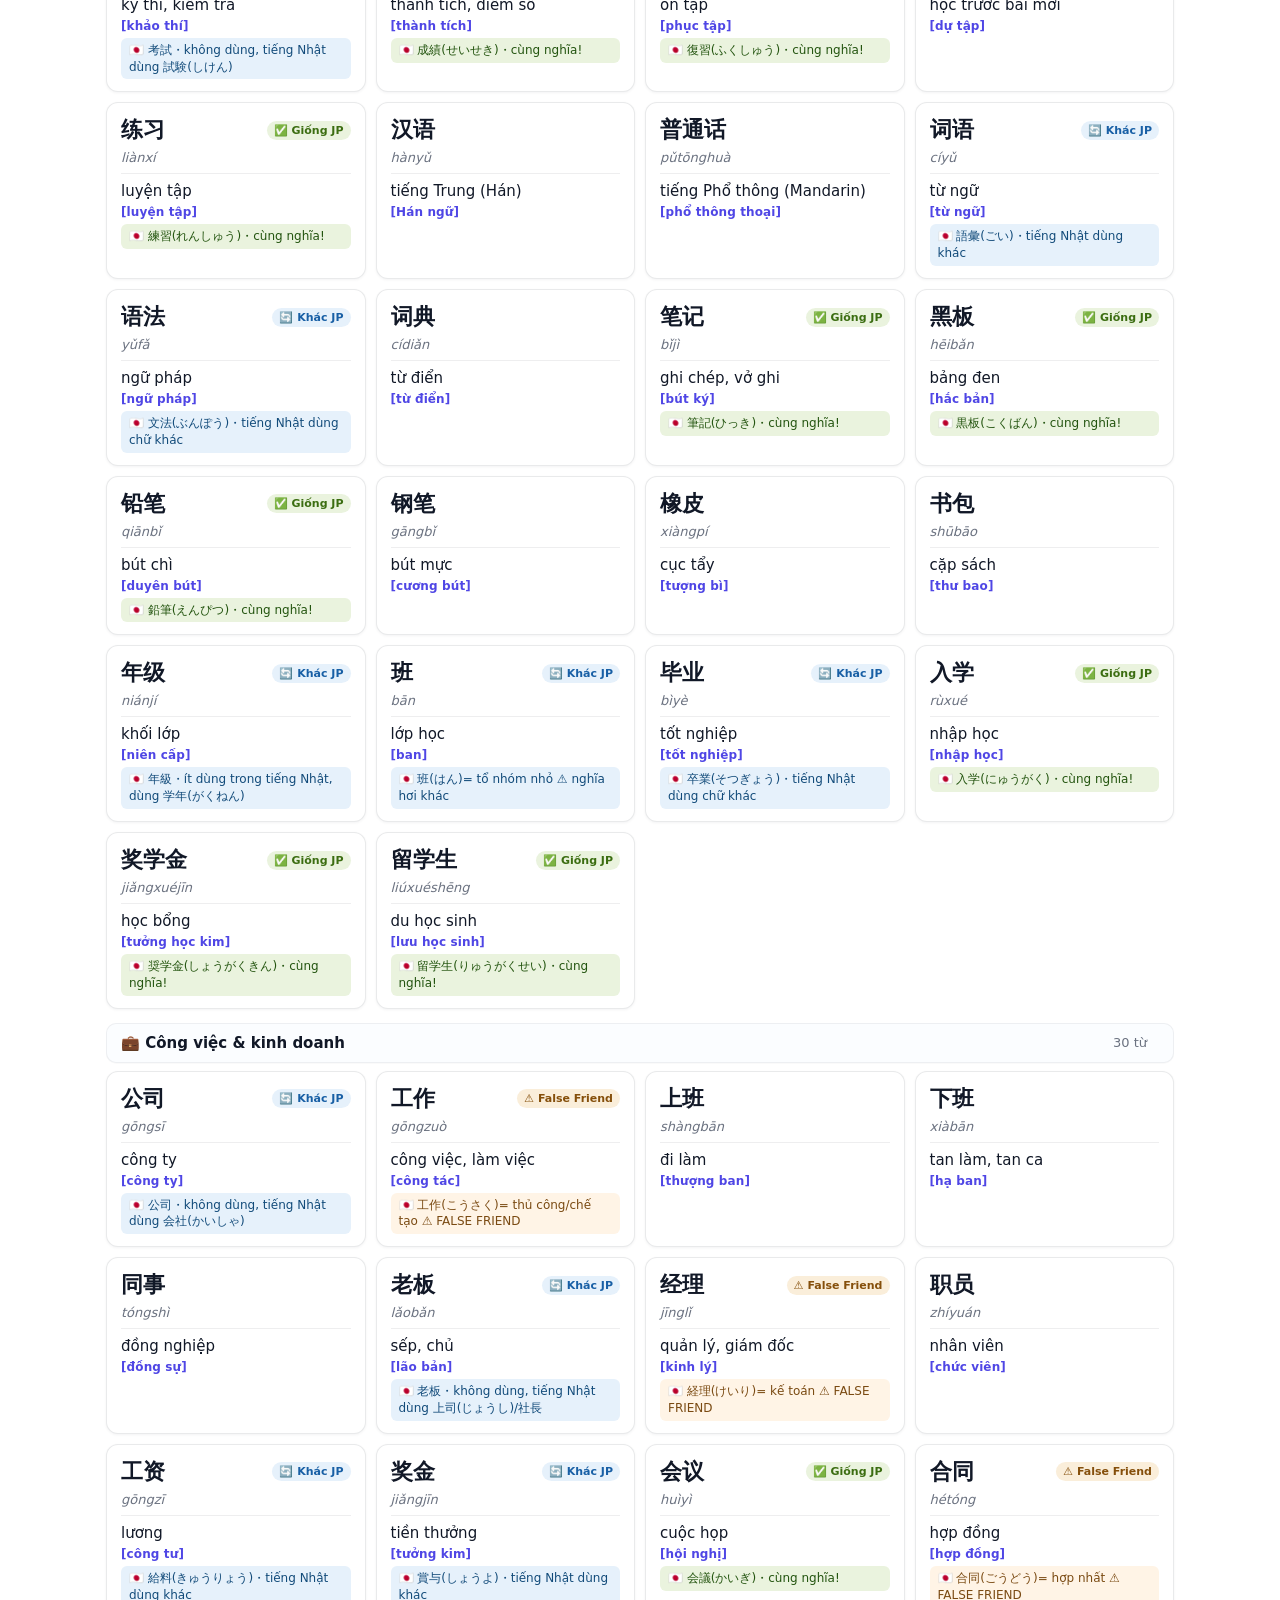
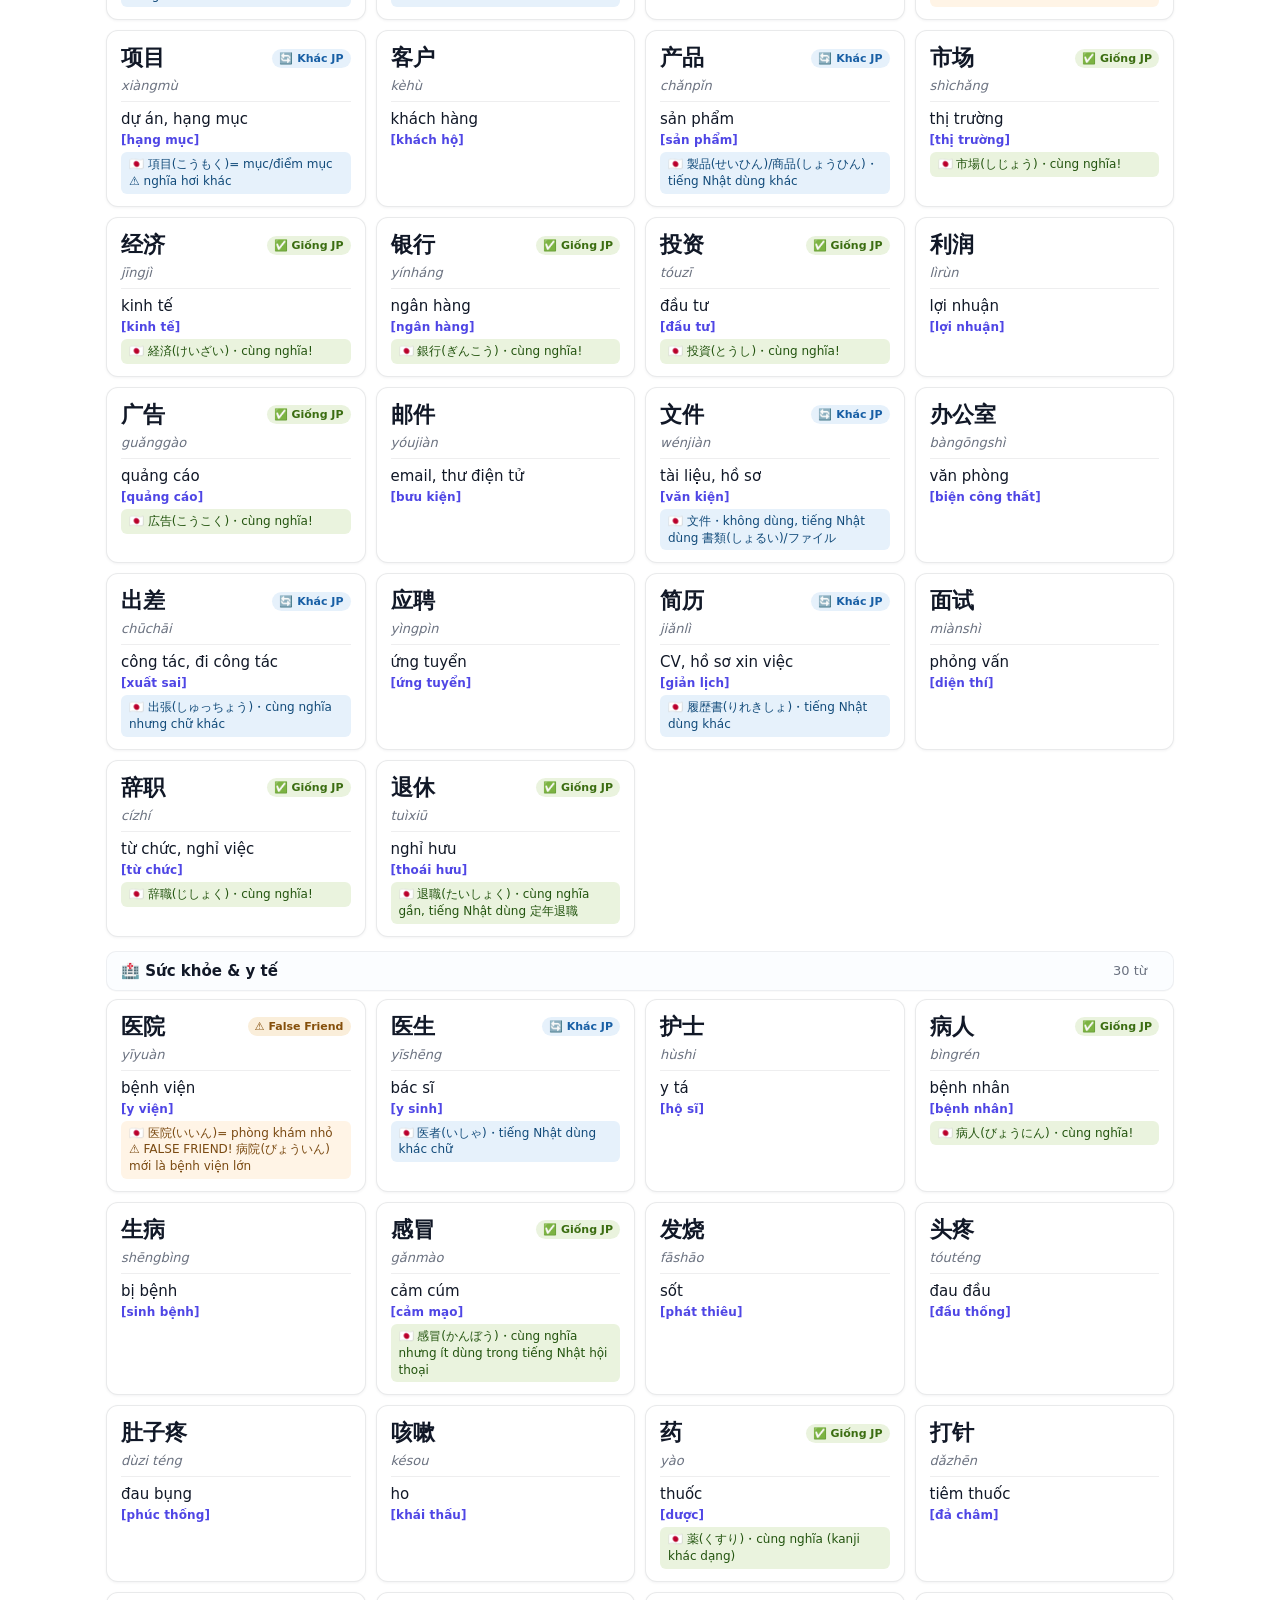
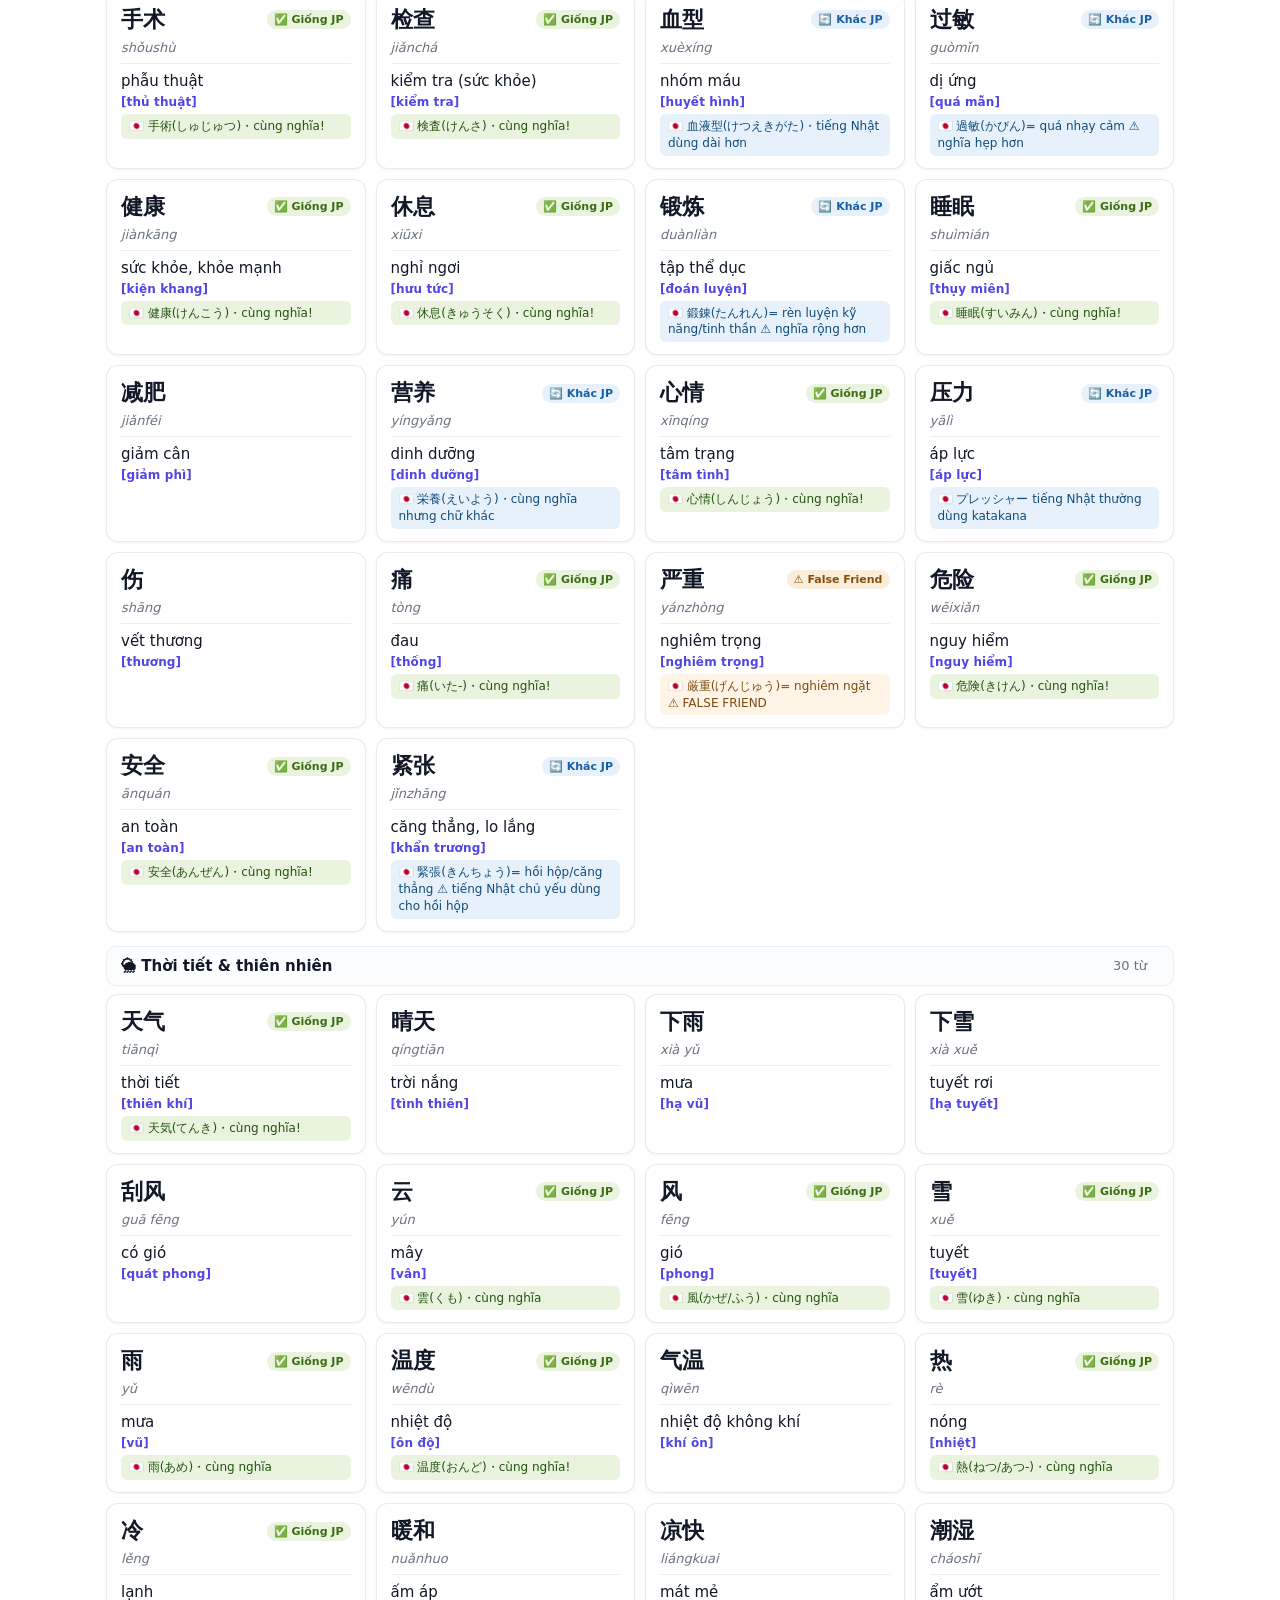
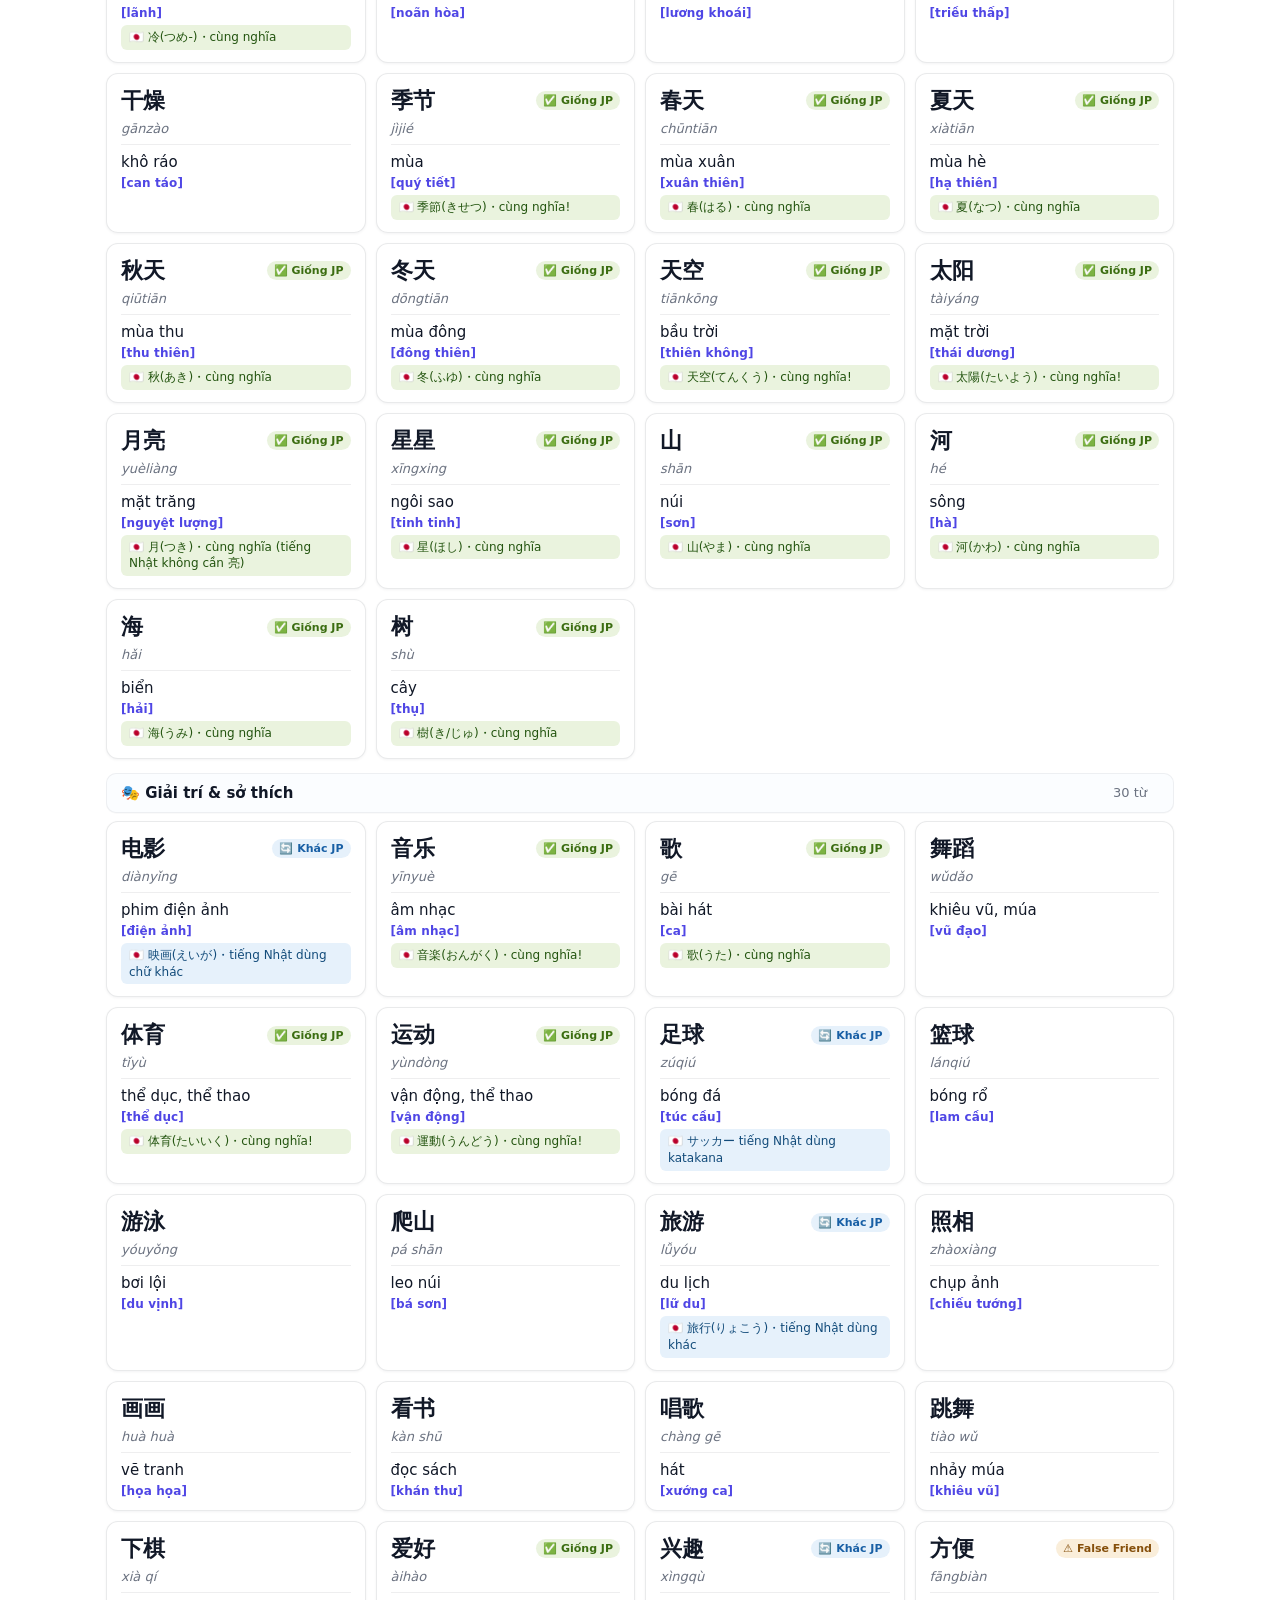
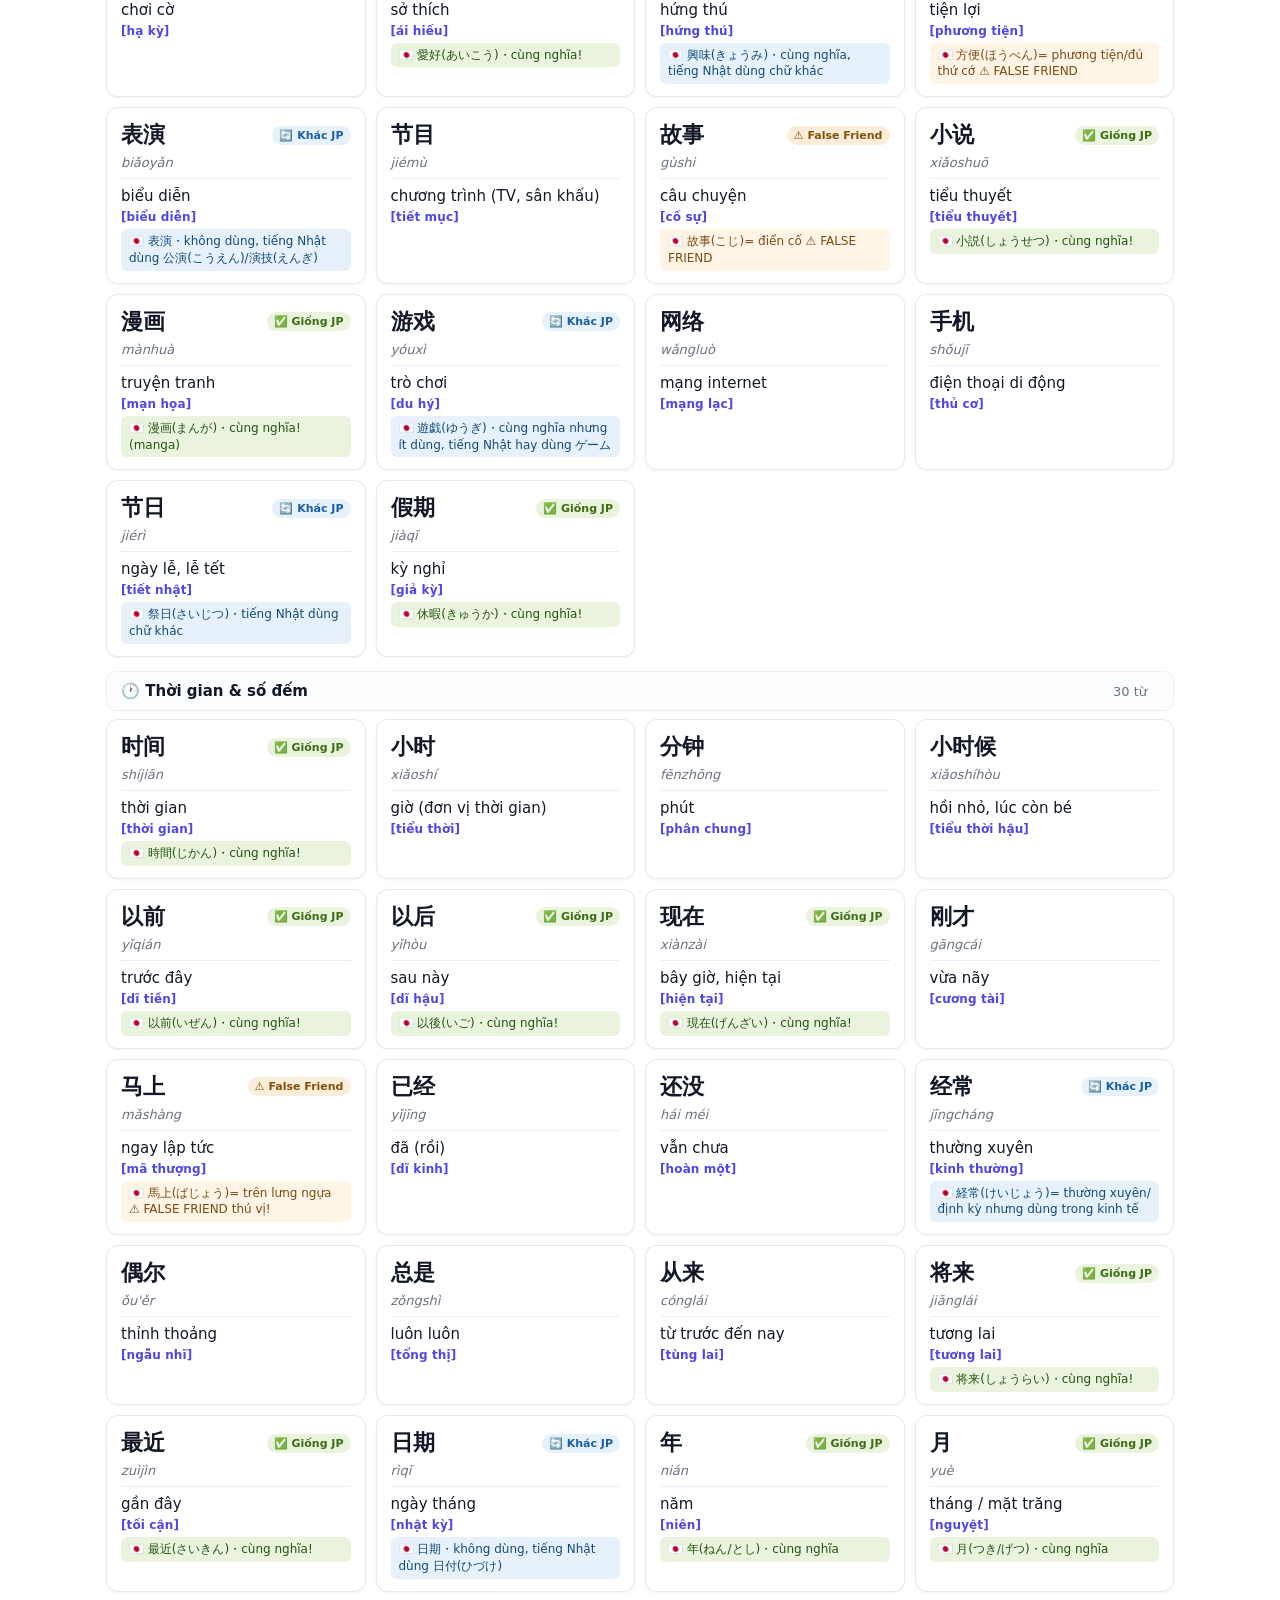
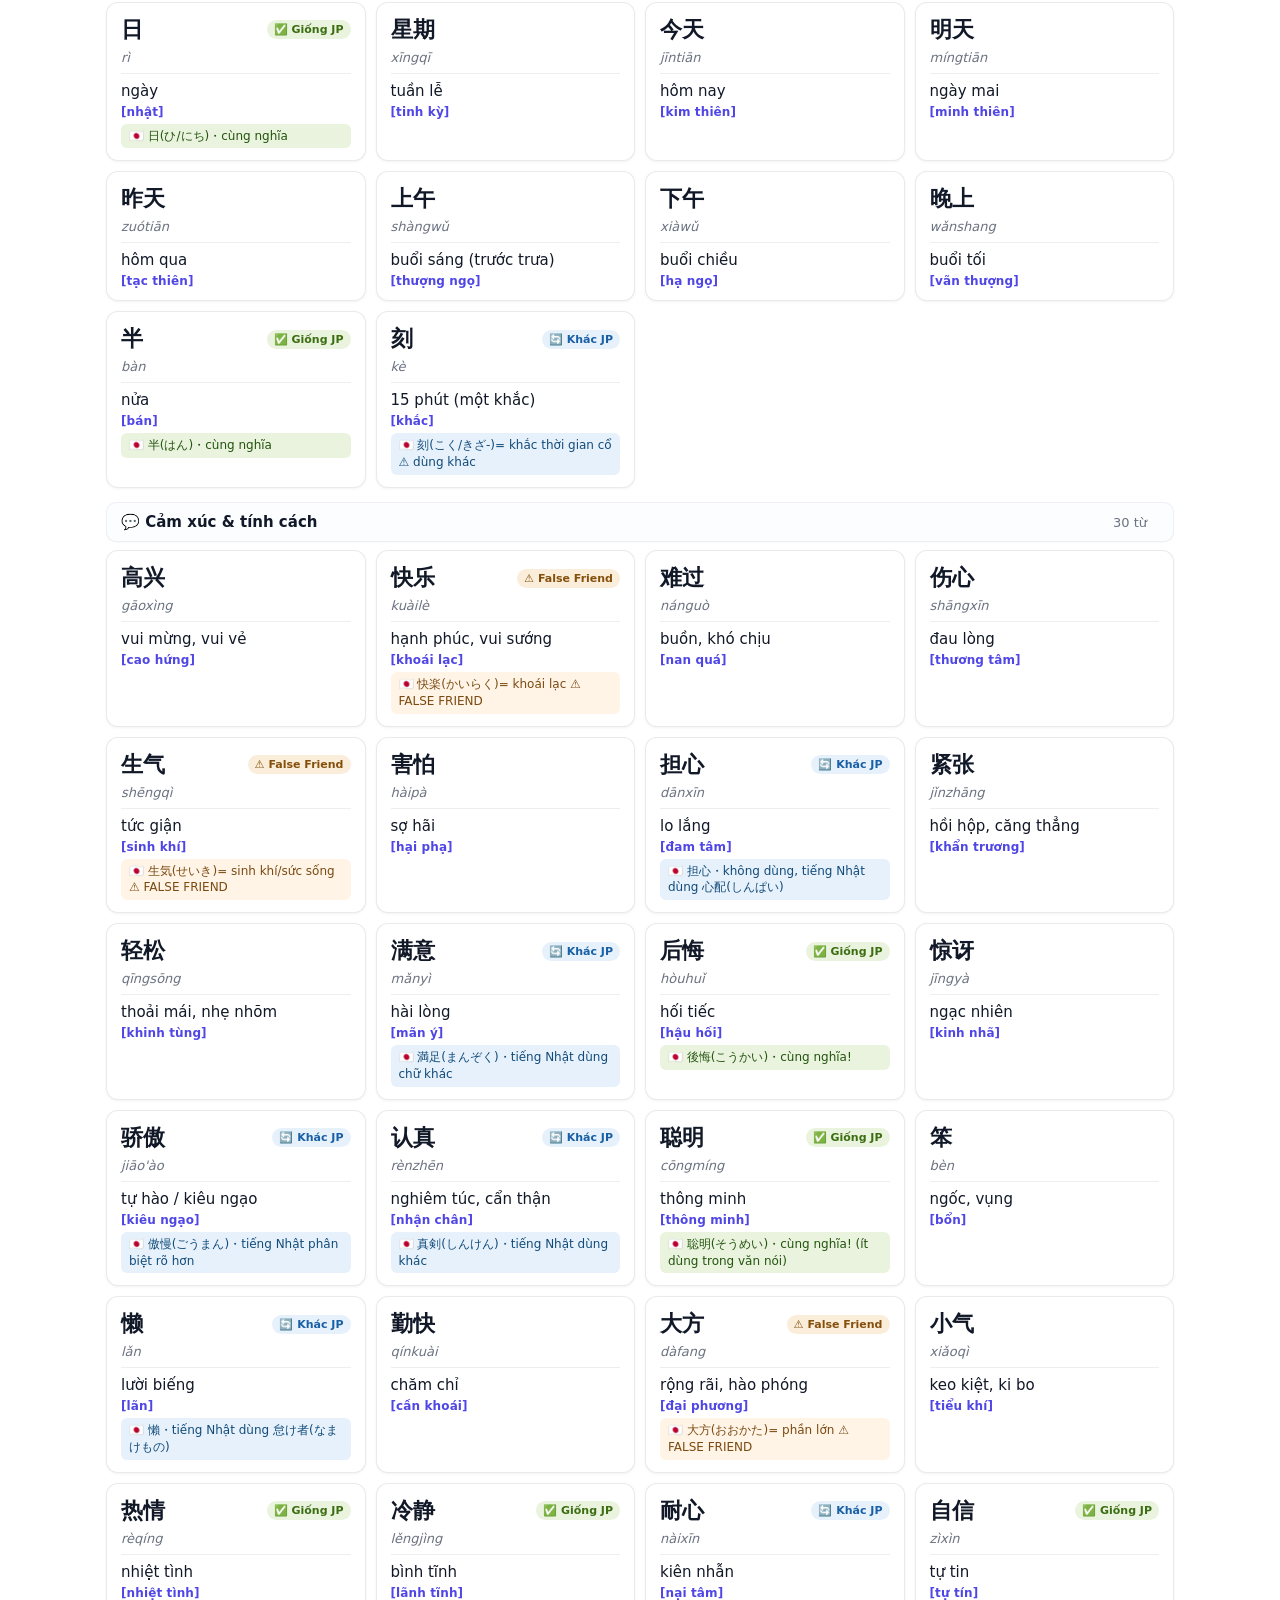
<file: vocabulary/hsk3/index.html>
<!DOCTYPE html>
<html lang="vi">
<head>
  <meta charset="UTF-8" />
  <meta name="viewport" content="width=device-width, initial-scale=1.0" />
  <title>Từ vựng HSK 3</title>
  <style>
:root{
  --font-sans: system-ui, -apple-system, 'Segoe UI', Roboto, 'Helvetica Neue', Arial, sans-serif;
  --bg: var(--color-background-primary, #ffffff);
  --card-bg: var(--color-background-primary, #fff);
  --muted: var(--color-text-secondary, #6b7280);
  --accent: var(--color-border-secondary, #cbd5e1);
}
*{box-sizing:border-box;margin:0;padding:0}
html,body{height:100%}
body{font-family:var(--font-sans);background:var(--bg);color:var(--color-text-primary,#111827);-webkit-font-smoothing:antialiased;-moz-osx-font-smoothing:grayscale}
.sr-only{position:absolute;width:1px;height:1px;padding:0;margin:-1px;overflow:hidden;clip:rect(0,0,0,0);white-space:nowrap;border:0}
.wrap{max-width:1100px;margin:0 auto;padding:16px}
.toolbar{display:flex;gap:10px;margin-bottom:14px;flex-wrap:wrap;align-items:center}
.toolbar input[type="text"]{flex:1;min-width:140px;padding:10px 12px;border-radius:10px;border:1px solid rgba(0,0,0,0.08);font-size:16px;background:linear-gradient(180deg,rgba(0,0,0,0.01),transparent)}
.toolbar select{padding:9px 10px;border-radius:10px;border:1px solid rgba(0,0,0,0.08);background:white;font-size:16px}
.stats{font-size:13px;color:var(--muted);margin-left:auto;white-space:nowrap}
.topic-section{margin-bottom:14px}
.topic-header{display:flex;align-items:center;gap:12px;padding:10px 14px;background:var(--color-background-secondary,#fbfdff);border-radius:10px;margin-bottom:8px;cursor:pointer;border:1px solid rgba(16,24,40,0.06);box-shadow:0 1px 0 rgba(16,24,40,0.02)}
.topic-header:hover{background:var(--color-background-tertiary,#f5f8fb)}
.topic-name{font-size:15px;font-weight:600;color:var(--color-text-primary)}
.topic-count{font-size:13px;color:var(--muted);margin-left:auto}
.topic-chevron{font-size:16px;color:var(--muted);transition:transform .22s cubic-bezier(.2,.9,.2,1)}
.topic-chevron.open{transform:rotate(180deg)}
.word-grid{display:grid;grid-template-columns:repeat(auto-fill,minmax(220px,1fr));gap:10px}
.word-card{background:var(--card-bg);border:1px solid rgba(16,24,40,0.09);border-radius:12px;padding:12px 14px;display:flex;flex-direction:column;gap:5px;box-shadow:0 1px 3px rgba(16,24,40,0.05);transition:transform .18s ease,box-shadow .18s ease}
.word-card:hover{transform:translateY(-3px);box-shadow:0 6px 18px rgba(16,24,40,0.10)}
.word-header{display:flex;align-items:center;justify-content:space-between;gap:8px}
.hanzi{font-size:22px;font-weight:700;color:var(--color-text-primary)}
.pinyin{font-size:13px;color:var(--muted);font-style:italic}
.card-divider{border:none;border-top:1px solid rgba(16,24,40,0.07);margin:3px 0}
.viet{font-size:15px;font-weight:500;color:var(--color-text-primary)}
.han-viet{font-size:12px;color:#4f46e5;font-weight:600;letter-spacing:.01em}
.dark .han-viet{color:#818cf8}
.ja-note{font-size:12px;padding:4px 8px;border-radius:6px;line-height:1.4}
.ja-same{background:#EAF3DE;color:#23540f}
.ja-diff{background:#E6F1FB;color:#124b7a}
.ja-false{background:#FFF4E6;color:#7a4a12}
.dark .ja-same{background:#183b05;color:#cbe69a}
.dark .ja-diff{background:#3b1910;color:#ffbca2}
.dark .ja-false{background:#3b2a0e;color:#ffdca5}
.badge-ff{display:inline-block;background:#FAEEDA;color:#854F0B;font-size:11px;font-weight:600;padding:3px 7px;border-radius:999px;margin-left:6px;vertical-align:middle}
.dark .badge-ff{background:#412402;color:#FAC775}
.no-result{text-align:center;padding:2rem;color:var(--muted);font-size:15px}
.topic-buttons{display:flex;flex-wrap:wrap;gap:8px}
.topic-btn{padding:6px 10px;border-radius:999px;border:1px solid rgba(0,0,0,0.06);background:#fff;font-size:13px;cursor:pointer}
.topic-btn.active{background:linear-gradient(180deg,#eef2ff,#e0e7ff);border-color:#c7d2fe;font-weight:600}

/* Tablet (≤900px) */
@media (max-width:900px){
  .word-grid{grid-template-columns:repeat(auto-fill,minmax(180px,1fr));gap:8px}
}

/* Mobile — iPhone 13 mini (375px), iPhone 13 (390px), Android phổ thông */
@media (max-width:700px){
  .wrap{padding:12px 14px}
  .toolbar{flex-direction:column;align-items:stretch;gap:8px}
  .toolbar input[type="text"],.toolbar select{width:100%}
  .stats{margin-left:0}
  .topic-buttons{gap:6px}
  .topic-btn{padding:9px 14px;font-size:13px;min-height:40px}
  .topic-header{padding:12px 14px;min-height:44px}
  .topic-name{font-size:14px}
  .topic-count{font-size:12px}
  .word-grid{grid-template-columns:repeat(2,1fr);gap:8px}
  .word-card{padding:10px 12px;gap:4px}
  .hanzi{font-size:20px}
  .pinyin{font-size:12px}
  .viet{font-size:14px}
  .han-viet{font-size:11px}
  .badge-ff{font-size:10px;padding:2px 5px;margin-left:4px}
  .ja-note{font-size:11px;padding:3px 7px}
}

/* iPhone SE / nhỏ hơn (≤390px) */
@media (max-width:390px){
  .wrap{padding:10px}
  .word-grid{gap:6px}
  .word-card{padding:8px 10px}
  .hanzi{font-size:19px}
  .viet{font-size:13px}
}

/* Rất nhỏ — 1 cột (≤320px) */
@media (max-width:320px){
  .word-grid{grid-template-columns:1fr}
}
  </style>
</head>
<body>

<h2 class="sr-only">Bảng từ vựng HSK 3 theo chủ đề — 600 từ với pinyin, nghĩa tiếng Việt và ghi chú kanji Nhật</h2>

<div class="wrap">
  <div class="toolbar">
    <input type="text" id="searchBox" placeholder="Tìm từ: hanzi, pinyin hoặc nghĩa..." />
    <div id="topicButtons" class="topic-buttons" aria-label="Bộ lọc chủ đề"></div>
    <select id="jaFilter">
      <option value="">Tất cả</option>
      <option value="same">✅ Giống tiếng Nhật</option>
      <option value="diff">🔄 Khác nghĩa</option>
      <option value="false">⚠️ False friend</option>
    </select>
    <span class="stats" id="stats"></span>
  </div>
  <div id="content"></div>
</div>

<script>
let DATA = [];
let openTopics = {};
let selectedTopic = '';

function parseCSVLine(line){
  const res = [];
  let cur = '', inQuotes = false;
  for(let i=0;i<line.length;i++){
    const ch = line[i];
    if(ch === '"'){
      if(inQuotes && line[i+1] === '"'){ cur += '"'; i++; }
      else inQuotes = !inQuotes;
    } else if(ch === ',' && !inQuotes){ res.push(cur); cur = ''; }
    else cur += ch;
  }
  res.push(cur);
  return res;
}

function parseCSVToObjects(text){
  const lines = text.replace(/\r/g,'').split('\n').filter(l=>l.trim()!=='');
  if(!lines.length) return [];
  const header = parseCSVLine(lines.shift()).map(h=>h.trim());
  return lines.map(l=>{
    const cols = parseCSVLine(l);
    const obj = {};
    header.forEach((h,i)=> obj[h] = (cols[i]!==undefined) ? cols[i] : '');
    return obj;
  });
}

async function loadCSVAndInit(){
  try{
    const [topicSettled, vocabSettled] = await Promise.allSettled([fetch('topic.csv'), fetch('vocabulary.csv')]);

    let topicsList = null;
    if(topicSettled.status === 'fulfilled' && topicSettled.value.ok){
      try{
        const ttxt = await topicSettled.value.text();
        const trows = parseCSVToObjects(ttxt);
        topicsList = trows.map(r=>r.topic).filter(Boolean);
      }catch(e){ console.warn('Failed parsing topic.csv', e); }
    }

    if(vocabSettled.status !== 'fulfilled' || !vocabSettled.value.ok) throw new Error('vocabulary.csv not found');
    const vtxt = await vocabSettled.value.text();
    const rows = parseCSVToObjects(vtxt);
    const map = new Map();
    rows.forEach(r=>{
      const topic = r.topic || 'Chung';
      if(!map.has(topic)) map.set(topic, {topic, words:[]});
      map.get(topic).words.push({h:r.h || '', p:r.p || '', v:r.v || '', hv:r.hv || '', ja:r.ja || '', jt:r.jt || ''});
    });
    DATA = Array.from(map.values());

    const sourceTopics = Array.isArray(topicsList) && topicsList.length ? topicsList : DATA.map(d=>d.topic);
    sourceTopics.forEach(t => { openTopics[t] = true; });
    buildTopicButtons(sourceTopics);
    render();
  }catch(e){
    console.error('Failed to load CSV', e);
    const content = document.getElementById('content');
    content.innerHTML = '<div class="no-result">Không thể tải vocabulary.csv. Nếu bạn mở file trực tiếp, hãy chạy một server tĩnh (python -m http.server) và mở qua http://localhost:8000</div>';
  }
}

function buildTopicButtons(topicsArray){
  const container = document.getElementById('topicButtons');
  if(!container) return;
  container.innerHTML = '';
  function addButton(label, val){
    const btn = document.createElement('button');
    btn.type = 'button';
    btn.className = 'topic-btn' + (selectedTopic === val ? ' active' : '');
    btn.textContent = label;
    btn.dataset.topic = val;
    btn.addEventListener('click', ()=>{
      selectedTopic = val || '';
      container.querySelectorAll('.topic-btn').forEach(b=> b.classList.toggle('active', b.dataset.topic === (selectedTopic || '')));
      render();
    });
    container.appendChild(btn);
  }
  addButton('Tất cả','');
  if(Array.isArray(topicsArray) && topicsArray.length){
    topicsArray.forEach(t=> addButton(t, t));
    return;
  }
  DATA.forEach(t=> addButton(t.topic, t.topic));
}

function getJaBadge(jt){
  if(!jt) return '';
  if(jt==='same') return '<span class="badge-ff" style="background:#EAF3DE;color:#3B6D11">✅ Giống JP</span>';
  if(jt==='diff') return '<span class="badge-ff" style="background:#E6F1FB;color:#185FA5">🔄 Khác JP</span>';
  if(jt==='false') return '<span class="badge-ff">⚠️ False Friend</span>';
  return '';
}

function getJaNote(w){
  if(!w.ja) return '';
  let cls = w.jt==='same'?'ja-same':w.jt==='false'?'ja-false':'ja-diff';
  return `<div class="ja-note ${cls}">🇯🇵 ${w.ja}</div>`;
}

function render(){
  const qRaw = document.getElementById('searchBox')?.value || '';
  const q = qRaw.toLowerCase().trim();
  const tf = selectedTopic || '';
  const jf = document.getElementById('jaFilter')?.value;

  let total=0, shown=0;
  const content = document.getElementById('content');
  content.innerHTML='';

  DATA.forEach(topic=>{
    if(tf && tf!==topic.topic) return;
    const words = (topic.words||[]).filter(w=>{
      const h = (w.h||'').toString();
      const p = (w.p||'').toString().toLowerCase();
      const v = (w.v||'').toString().toLowerCase();
      if(q && !h.includes(q) && !p.includes(q) && !v.includes(q)) return false;
      if(jf==='same' && w.jt!=='same') return false;
      if(jf==='diff' && w.jt!=='diff') return false;
      if(jf==='false' && w.jt!=='false') return false;
      return true;
    });
    total += (topic.words||[]).length;
    if(!words.length) return;
    shown += words.length;

    const sec = document.createElement('div');
    sec.className='topic-section';
    const isOpen = openTopics[topic.topic]!==false;
    sec.innerHTML=`
      <div class="topic-header" onclick="toggle(this,'${topic.topic.replace(/'/g,"\\'") }')">
        <span class="topic-name">${topic.topic}</span>
        <span class="topic-count">${words.length} từ</span>
        <i class="ti ti-chevron-down topic-chevron ${isOpen?'open':''}" aria-hidden="true"></i>
      </div>
      <div class="word-grid" style="display:${isOpen?'grid':'none'}">
        ${words.map(w=>`
          <div class="word-card">
            <div class="word-header">
              <span class="hanzi">${w.h}</span>
              ${getJaBadge(w.jt)}
            </div>
            <div class="pinyin">${w.p}</div>
            <hr class="card-divider">
            <div class="viet">${w.v}</div>
            ${w.hv ? `<div class="han-viet">[${w.hv}]</div>` : ''}
            ${getJaNote(w)}
          </div>
        `).join('')}
      </div>`;
    content.appendChild(sec);
  });

  const statsEl = document.getElementById('stats');
  if(q||tf||jf) statsEl.textContent = `Hiện ${shown} từ`;
  else statsEl.textContent = `${total} từ / ${DATA.length} chủ đề`;

  if(!content.children.length){
    content.innerHTML='<div class="no-result"><i class="ti ti-search" style="font-size:24px;display:block;margin-bottom:8px" aria-hidden="true"></i>Không tìm thấy từ nào</div>';
  }
}

function toggle(header, topicName){
  const grid = header.nextElementSibling;
  const chevron = header.querySelector('.topic-chevron');
  const isOpen = grid.style.display!=='none';
  grid.style.display = isOpen?'none':'grid';
  chevron.classList.toggle('open', !isOpen);
  openTopics[topicName] = !isOpen;
}

document.addEventListener('DOMContentLoaded', ()=>{
  loadCSVAndInit();
  document.getElementById('searchBox')?.addEventListener('input', render);
  document.getElementById('jaFilter')?.addEventListener('change', render);
});
</script>

</body>
</html>
</file>
<file: answer/hsk2/style.css>
:root {
    --bg: #eef3f8;
    --surface: #ffffff;
    --surface-soft: #f8fbff;
    --text: #1d2733;
    --muted: #5d6b7a;
    --primary: #1f5ea8;
    --primary-strong: #16477f;
    --border: #d7e1ec;
    --accent: #f4b942;
    --shadow: 0 12px 36px rgba(14, 43, 73, 0.12);
}

* {
    box-sizing: border-box;
}

body {
    font-family: "Noto Sans", "Segoe UI", Arial, sans-serif;
    background:
        radial-gradient(circle at 12% 10%, #ffffff 0%, #eef3f8 38%),
        linear-gradient(135deg, #eaf1f9 0%, #f5f9ff 100%);
    color: var(--text);
    margin: 0;
    padding: 24px;
}
.container {
    max-width: 1200px;
    margin: 16px auto;
    background: var(--surface);
    border-radius: 18px;
    padding: 28px;
    box-shadow: var(--shadow);
    border: 1px solid rgba(255, 255, 255, 0.75);
}
h1 {
    text-align: center;
    margin: 0 0 18px;
    color: #143d69;
    letter-spacing: 0.4px;
}
.subtitle {
    text-align: center;
    color: var(--muted);
    margin: 0 0 20px;
    font-size: 14px;
}
#searchBox {
    width: 100%;
    padding: 14px;
    font-size: 16px;
    border: 1px solid var(--border);
    border-radius: 10px;
    margin-bottom: 12px;
    box-sizing: border-box;
    background: #fff;
    transition: border-color 0.2s ease, box-shadow 0.2s ease;
}
#searchBox:focus {
    outline: none;
    border-color: #7da6d8;
    box-shadow: 0 0 0 3px rgba(70, 127, 194, 0.15);
}
.toolbar {
    position: sticky;
    top: 12px;
    z-index: 20;
    background: rgba(255, 255, 255, 0.88);
    backdrop-filter: blur(8px);
    border: 1px solid var(--border);
    border-radius: 12px;
    padding: 12px;
    margin-bottom: 16px;
}
.lesson-controls {
    display: flex;
    gap: 8px;
    align-items: center;
    flex-wrap: wrap;
    margin-bottom: 10px;
}
.lesson-controls button,
.lesson-controls select {
    border: 1px solid var(--border);
    background: #fff;
    color: var(--text);
    border-radius: 10px;
    padding: 9px 12px;
    font-size: 14px;
}
.lesson-controls button {
    cursor: pointer;
    transition: transform 0.15s ease, background 0.2s ease;
}
.lesson-controls button:hover {
    background: var(--surface-soft);
    transform: translateY(-1px);
}
.lesson-controls button:disabled {
    cursor: not-allowed;
    opacity: 0.45;
    transform: none;
}
#lessonSelect {
    min-width: 250px;
}
.quick-lessons {
    display: grid;
    grid-template-columns: repeat(auto-fit, minmax(52px, 1fr));
    gap: 6px;
}
.quick-lesson {
    border: 1px solid var(--border);
    border-radius: 8px;
    background: #fff;
    padding: 7px 6px;
    font-size: 13px;
    color: var(--primary-strong);
    cursor: pointer;
    transition: background 0.2s ease, color 0.2s ease, border-color 0.2s ease;
}
.quick-lesson:hover {
    background: #eef5ff;
    border-color: #bfd2ea;
}
.quick-lesson.active {
    background: var(--primary);
    color: #fff;
    border-color: var(--primary);
}
.content-wrap {
    border: 1px solid var(--border);
    border-radius: 12px;
    background: linear-gradient(180deg, #ffffff, #fcfeff);
    padding: 18px;
}
#content {
    white-space: normal;
    line-height: 1.78;
    font-size: 16px;
    word-break: break-word;
}
.intro-block,
.exam-block {
    border: 1px solid #dfe7f1;
    background: #f9fcff;
    border-radius: 10px;
    padding: 14px;
    margin-bottom: 14px;
}
.lesson-block {
    border: 1px solid #d2e0ef;
    background: #ffffff;
    border-radius: 12px;
    padding: 14px;
    margin-bottom: 16px;
    box-shadow: 0 8px 22px rgba(17, 54, 94, 0.06);
}
.lesson-heading {
    display: flex;
    align-items: center;
    justify-content: space-between;
    gap: 10px;
    color: var(--primary-strong);
    font-weight: 700;
    font-size: 18px;
    padding: 8px 12px;
    border-radius: 9px;
    background: linear-gradient(90deg, #e8f2ff, #f6faff);
    border-left: 4px solid #2f72be;
    margin-bottom: 10px;
}
.audio-btn {
    flex-shrink: 0;
    width: 28px;
    height: 28px;
    border: none;
    border-radius: 50%;
    background: linear-gradient(135deg, #ea8c52 0%, #c96535 100%);
    color: #fff;
    font-size: 12px;
    font-weight: 700;
    cursor: pointer;
    display: inline-flex;
    align-items: center;
    justify-content: center;
    box-shadow: 0 3px 10px rgba(234, 140, 82, 0.42);
    transition: transform 0.15s ease, box-shadow 0.2s ease;
}
/* Larger button for exam heading (inside lesson-heading) */
.lesson-heading .audio-btn {
    width: 34px;
    height: 34px;
    font-size: 14px;
}
.audio-btn:hover {
    transform: scale(1.12);
    box-shadow: 0 5px 16px rgba(234, 140, 82, 0.58);
}

/* ── Footer Audio Player (sticky bottom) ──────────────────── */
body.has-player {
    padding-bottom: 80px;
}

.footer-player {
    position: fixed;
    left: 0;
    right: 0;
    bottom: 0;
    z-index: 999;
    display: flex;
    align-items: center;
    gap: 12px;
    background: linear-gradient(135deg, #16243a 0%, #1e304e 60%, #16243a 100%);
    border-top: 1px solid rgba(255, 255, 255, 0.08);
    padding: 10px 20px;
    box-shadow: 0 -4px 28px rgba(5, 15, 35, 0.6);
    animation: fp-slide-up 0.35s cubic-bezier(0.34, 1.56, 0.64, 1);
}
.footer-player[hidden] {
    display: none;
}
@keyframes fp-slide-up {
    from { transform: translateY(100%); opacity: 0; }
    to   { transform: translateY(0);    opacity: 1; }
}

.fp-thumb {
    flex-shrink: 0;
    width: 44px;
    height: 44px;
    border-radius: 9px;
    background: linear-gradient(135deg, #ea8c52 0%, #c96535 100%);
    display: flex;
    align-items: center;
    justify-content: center;
    box-shadow: 0 4px 14px rgba(234, 140, 82, 0.5);
}
.fp-num {
    font-size: 17px;
    font-weight: 800;
    color: #fff;
    line-height: 1;
    letter-spacing: -0.5px;
}

.fp-body {
    flex: 1;
    min-width: 0;
    display: flex;
    flex-direction: column;
    gap: 6px;
}

.fp-meta {
    display: flex;
    align-items: center;
    justify-content: space-between;
    gap: 8px;
}
.fp-track {
    font-size: 11px;
    font-weight: 700;
    color: #ea8c52;
    letter-spacing: 0.8px;
    text-transform: uppercase;
    white-space: nowrap;
}
.fp-times {
    display: flex;
    align-items: center;
    gap: 2px;
    flex-shrink: 0;
}
.fp-time,
.fp-duration {
    font-size: 11px;
    color: rgba(255, 255, 255, 0.52);
    font-variant-numeric: tabular-nums;
    white-space: nowrap;
}
.fp-sep {
    font-size: 11px;
    color: rgba(255, 255, 255, 0.22);
}

.fp-bar-wrap {
    position: relative;
    height: 38px;
    cursor: pointer;
    border-radius: 5px;
    overflow: hidden;
    background: rgba(0, 0, 0, 0.22);
}
.fp-bar-bg {
    position: absolute;
    inset: 0;
    z-index: 0;
    background-repeat: no-repeat;
    background-size: 100% 100%;
}
.fp-bar-fill {
    position: absolute;
    top: 0;
    left: 0;
    height: 100%;
    width: 0%;
    z-index: 1;
    background-repeat: no-repeat;
    background-position: left center;
    transition: width 0.12s linear;
    box-shadow: 3px 0 14px rgba(234, 140, 82, 0.65);
}
.fp-seek {
    -webkit-appearance: none;
    appearance: none;
    position: absolute;
    inset: 0;
    width: 100%;
    height: 100%;
    background: transparent;
    cursor: pointer;
    opacity: 0;
    z-index: 2;
    margin: 0;
}

.fp-play {
    flex-shrink: 0;
    width: 46px;
    height: 46px;
    border: none;
    border-radius: 50%;
    background: linear-gradient(135deg, #ea8c52 0%, #c96535 100%);
    color: #fff;
    font-size: 15px;
    cursor: pointer;
    display: inline-flex;
    align-items: center;
    justify-content: center;
    box-shadow: 0 4px 16px rgba(234, 140, 82, 0.52);
    transition: transform 0.15s ease, box-shadow 0.2s ease;
    text-indent: 2px;
}
.fp-play:hover {
    transform: scale(1.1);
    box-shadow: 0 6px 22px rgba(234, 140, 82, 0.68);
}
.fp-play:active {
    transform: scale(0.94);
}

.fp-close {
    flex-shrink: 0;
    width: 28px;
    height: 28px;
    border: 1px solid rgba(255, 255, 255, 0.14);
    border-radius: 50%;
    background: rgba(255, 255, 255, 0.07);
    color: rgba(255, 255, 255, 0.48);
    font-size: 11px;
    cursor: pointer;
    display: inline-flex;
    align-items: center;
    justify-content: center;
    transition: background 0.2s ease, color 0.2s ease, border-color 0.2s ease;
}
.fp-close:hover {
    background: rgba(255, 255, 255, 0.18);
    color: #fff;
    border-color: rgba(255, 255, 255, 0.3);
}

/* Active lesson heading while audio is playing */
.lesson-heading.audio-playing {
    border-left-color: #ea8c52;
    background: linear-gradient(90deg, #fff2e8, #f6faff);
}
.audio-btn.is-playing {
    animation: pulse-btn 1.6s ease infinite;
}
@keyframes pulse-btn {
    0%, 100% { box-shadow: 0 3px 10px rgba(234, 140, 82, 0.42); }
    50%       { box-shadow: 0 3px 10px rgba(234, 140, 82, 0.42),
                            0 0 0 7px rgba(234, 140, 82, 0.14); }
}

@media (max-width: 520px) {
    .fp-thumb  { display: none; }
    .fp-times  { display: none; }
    .footer-player { gap: 8px; padding: 10px 14px; }
}

.major-section {
    border: 1px solid #e0e8f2;
    border-radius: 10px;
    background: #fdfefe;
    margin: 10px 0;
    padding: 10px;
}
.major-heading {
    display: inline-flex;
    align-items: center;
    gap: 8px;
    font-size: 14px;
    font-weight: 700;
    color: #0f4b86;
    border-radius: 999px;
    background: #e8f4ff;
    padding: 3px 10px;
    margin-bottom: 8px;
}
.sub-section {
    border: 1px dashed #d7e3ef;
    background: #fbfdff;
    border-radius: 8px;
    margin: 8px 0;
    padding: 8px;
}
.sub-heading {
    display: block;
    font-size: 14px;
    font-weight: 700;
    color: #1f5ea8;
    margin-bottom: 6px;
}
.line {
    padding: 1px 0;
}
.line.answer-line {
    color: #12487e;
    font-weight: 600;
}
.line.page-line {
    color: #6c7d90;
    font-size: 13px;
}
.line.exam-title {
    font-weight: 700;
    color: #0f4b86;
    font-size: 17px;
    margin-bottom: 6px;
}
.line.empty {
    height: 8px;
}
mark {
    background: #ffe49e;
    padding: 0 2px;
    border-radius: 3px;
}
.floating-top {
    position: fixed;
    right: 18px;
    bottom: 18px;
    width: 42px;
    height: 42px;
    border: none;
    border-radius: 50%;
    background: var(--primary);
    color: #fff;
    font-size: 20px;
    cursor: pointer;
    box-shadow: 0 8px 20px rgba(21, 71, 126, 0.35);
    display: none;
}
.floating-top.show {
    display: inline-flex;
    align-items: center;
    justify-content: center;
}
@media (max-width: 760px) {
    body {
        padding: 10px;
    }
    .container {
        padding: 16px;
        border-radius: 14px;
    }
    #lessonSelect {
        min-width: 200px;
        flex: 1;
    }
    #content {
        font-size: 15px;
        line-height: 1.75;
    }
}
</file>
